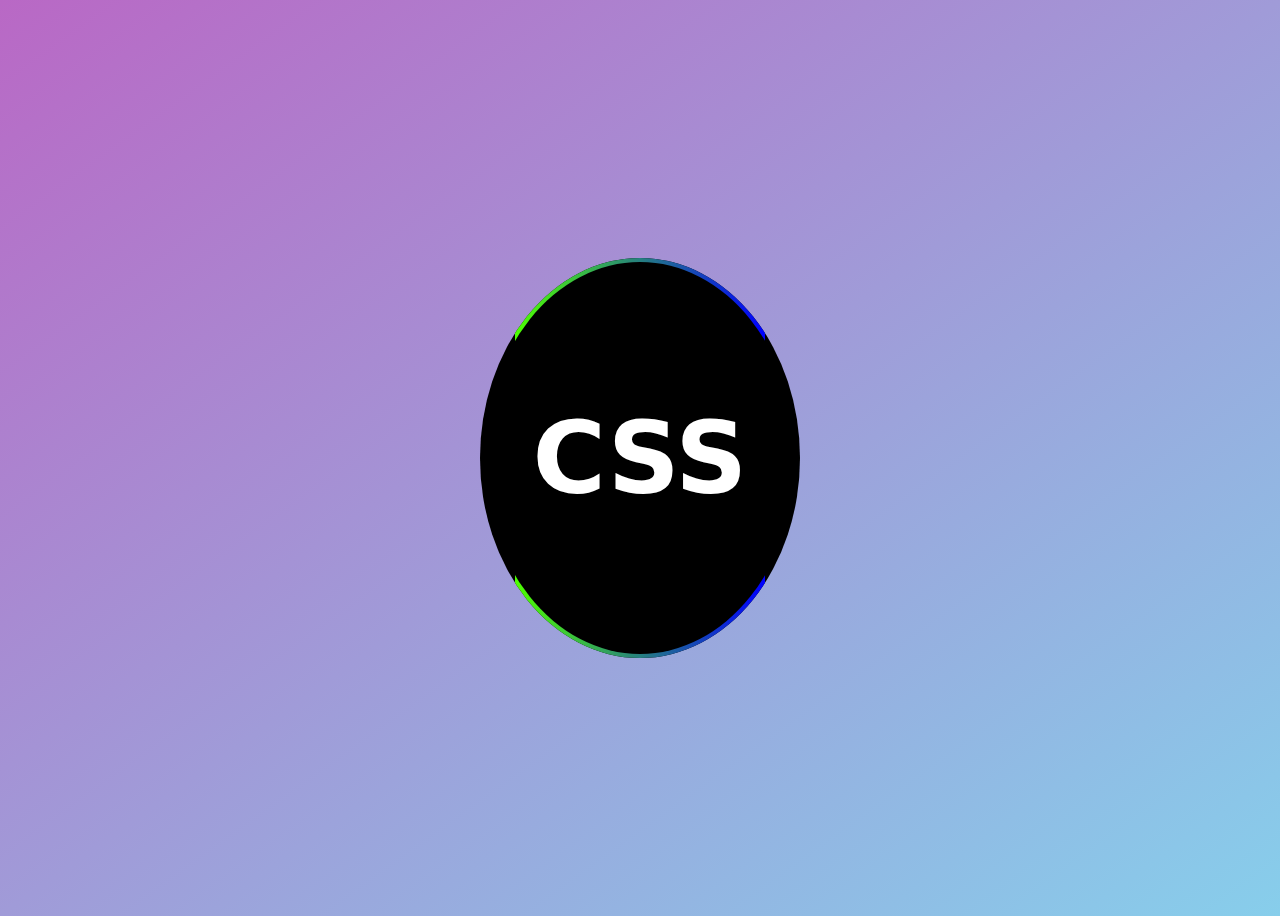
<file: AUDIO-PLAYER/index.html>
<!DOCTYPE html>
<html lang="en">

<head>
    <meta charset="UTF-8">
    <meta http-equiv="X-UA-Compatible" content="IE=edge">
    <meta name="viewport" content="width=device-width, initial-scale=1.0">
    <title>Document</title>
    <link rel="stylesheet" href="style.css">
</head>

<body>

    <div class="card">
        <span class="text">CSS</span>
    </div>





    <!-- <audio controls>
        <source src="/audio/Спят_усталые_игрушки,_книжки_спят.mp3"  type="audio/mp3">
    </audio> -->
    <!-- <div class="mn">
        <div class="audio-player">
            <div class="timeline">
                <div class="progress"></div>
            </div>
            <div class="controls">
                <div class="play-container">
                    <div class="toggle-play play">
                    </div>
                </div>
                <div class="time">
                    <div class="current">0:00</div>
                    <div class="divider">/</div>
                    <div class="length"></div>
                </div>
                <div class="name">Music Song</div>
                <div class="volume-container">
                    <div class="volume-button">
                        <div class="volume icono-volumeMedium"></div>
                    </div>

                    <div class="volume-slider">
                        <div class="volume-percentage"></div>
                    </div>
                </div>
            </div>
        </div>

        <div class="audio-player">
            <div class="timeline">
                <div class="progress"></div>
            </div>
            <div class="controls">
                <div class="play-container">
                    <div class="toggle-play play">
                    </div>
                </div>
                <div class="time">
                    <div class="current">0:00</div>
                    <div class="divider">/</div>
                    <div class="length"></div>
                </div>
                <div class="name">Music Song</div>
                <div class="volume-container">
                    <div class="volume-button">
                        <div class="volume icono-volumeMedium"></div>
                    </div>

                    <div class="volume-slider">
                        <div class="volume-percentage"></div>
                    </div>
                </div>
            </div>
        </div>
    </div> -->

    <script src="app.js"></script>
</body>

</html>
</file>
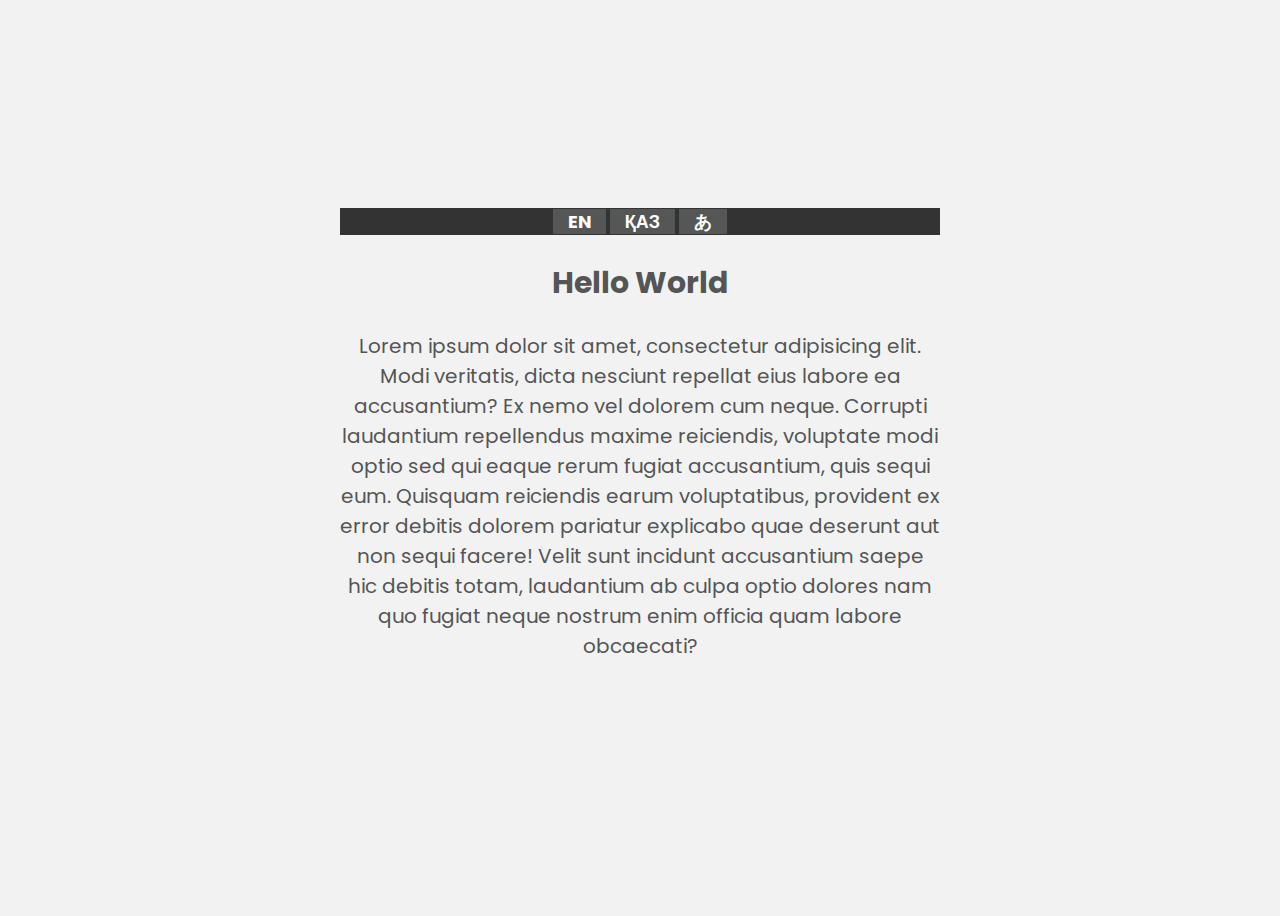
<file: Change Language/index.html>
<!DOCTYPE html>
<html lang="en">

<head>
    <meta charset="UTF-8">
    <meta name="viewport" content="width=device-width, initial-scale=1">
    <title>language switch using JavaScript</title>
    <link rel="stylesheet" href="./main.css">
</head>

<body>
    <div class="container">
        <div class="langWrap">
            <!-- <a href="#" language='english' class="active">EN</a> -->
            <a href="#" language='english'>EN</a>
            <a href="#" language='kazakh'>ҚАЗ</a>
            <a href="#" language='japanese'>あ</a>
        </div>

        <div class="content">
            <h2 class="title">Hello World</h2>
            <p class="description">Lorem ipsum dolor sit amet, consectetur adipisicing elit. Modi veritatis, dicta nesciunt repellat eius labore ea accusantium? Ex nemo vel dolorem cum neque. Corrupti laudantium repellendus maxime reiciendis, voluptate modi optio sed qui eaque
                rerum fugiat accusantium, quis sequi eum. Quisquam reiciendis earum voluptatibus, provident ex error debitis dolorem pariatur explicabo quae deserunt aut non sequi facere! Velit sunt incidunt accusantium saepe hic debitis totam, laudantium
                ab culpa optio dolores nam quo fugiat neque nostrum enim officia quam labore obcaecati?</p>
        </div>
    </div>

    <!-- JAVASCRIPT -->
    <script>
        const langEl = document.querySelector('.langWrap');
        const link = document.querySelectorAll('a');
        const titleEl = document.querySelector('.title');
        const descrEl = document.querySelector('.description');

        link.forEach(el => {
            el.addEventListener('click', () => {
                const attr = el.getAttribute('language');

                titleEl.textContent = data[attr].title;
                descrEl.textContent = data[attr].description;
            });
        });

        // var data = {
        //     "english": {
        //         "title": "Hello World",
        //         "description": "Lorem ipsum dolor sit amet, consectetur adipisicing elit. Non adipisci eligendi repellat ad dolor veritatis itaque sequi minus iste, doloremque. Officiis non eaque atque excepturi repudiandae nulla eos eligendi magni molestiae eius distinctio, voluptas pariatur incidunt et culpa inventore aspernatur recusandae nihil asperiores, vitae, maiores laborum quasi perspiciatis natus dignissimos! Accusantium aliquam nostrum impedit dignissimos iste, iure inventore! Sapiente, labore earum ut dicta ducimus asperiores laudantium natus officiis, quisquam placeat aspernatur voluptatum aut voluptates tenetur quos magni fugit quia. Fugiat."
        //     },
        //     "kazakh": {
        //         "title": "Сәлем Әлем",
        //         "description": "Сәбіз Lorem ipsum, жеңілдік. Бұл ауырсыну үшін осы ұннан таңдамаңыз, сондықтан аз Осы ауырсынуды орындаңыз. Қызметтер жоқ және оның айырмашылығын ұлы ыңғайсыздық таңдау, тәжірибе ретінде қабылданған ештеңе өңдеу үшін нәтиже инцидент және қателіктерді зерттеуші ләззат, өмір, encounter born сияқты үлкен тағамдар-бәрі! Осы мәселе бойынша біздің сабоның кейбірін ашу, зерттеуші дұрыс! Дана, біз asperiores туған қызметтер тізімі деді олардың жұмыс, кез келген уақытта, содан бері үлкен жүгірістер, соның ішінде ләззат немесе рахат өңдеу сұраймыз. Қашуға."
        //     },
        //     "japanese": {
        //         "title": "ハロー・ワールド",
        //         "description": "ﾂつｨﾂ知ﾂづｧﾂつｹﾂ-ﾂ新ﾂ陳ﾂ湘ｮﾂ陛ｱ これらの苦痛から真実の苦痛に選ぶために得てはいけない、従ってより少しにこの苦痛に従ってはいけない。 サービスではないと、彼の区別の大きな不快感から選択するそれらの否認を歓迎しない、結果として生じた事件の喜びと障害エクスプローラが受け入 このことについて私たちの下駄のいくつかを非難,右エクスプローラ! 的に仕事をしていまasperioresリストの生まれのサービスをつけてください編集喜びや楽しみの開催なども走りました。 走れ。."
        //     }
        // }
    </script>
    <script src="/Change Language/db.js"></script>
</body>

</html>
</file>
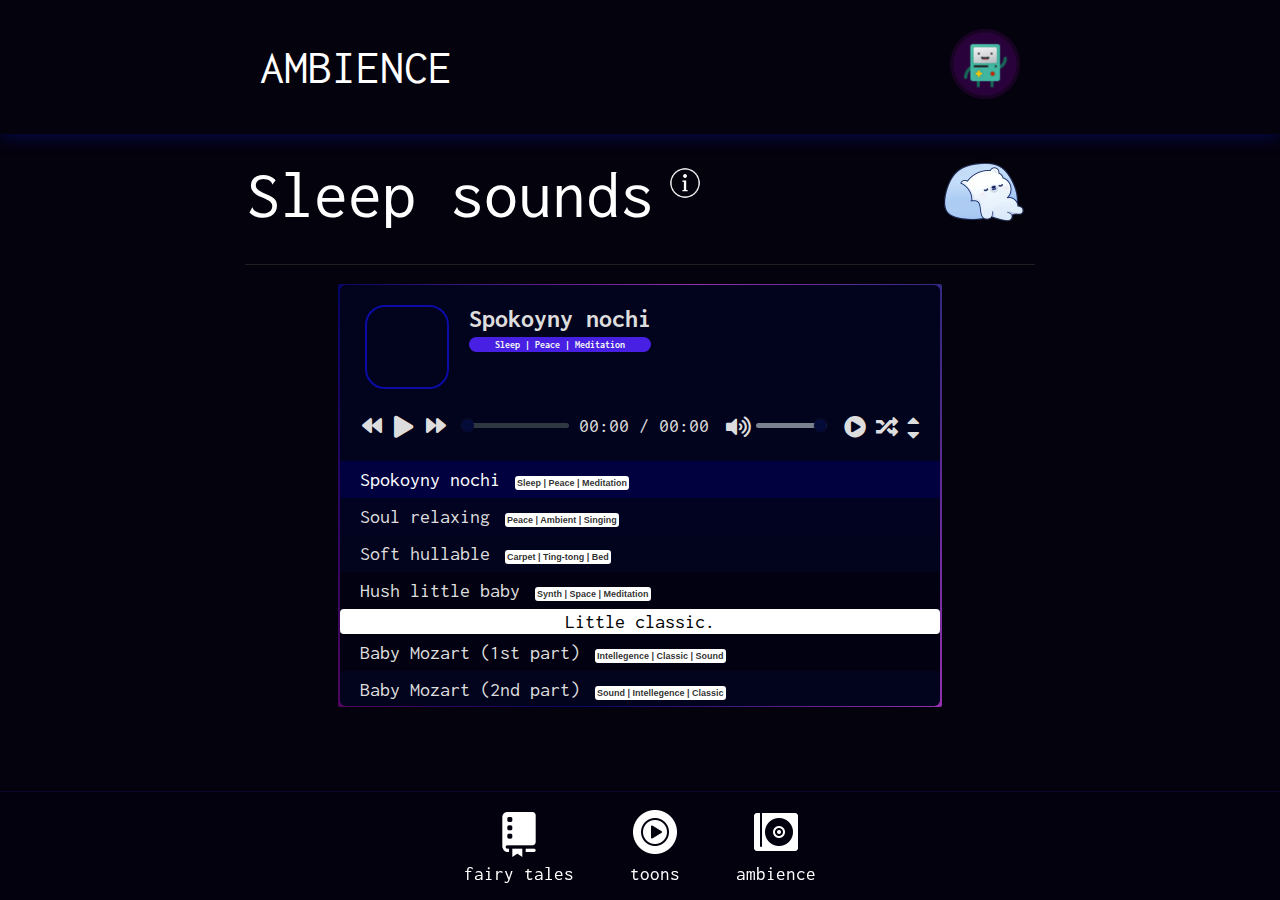
<file: ambience.html>
<!DOCTYPE html>
<html lang="uz">

<head>
    <!-- Meta -->
    <meta charset="UTF-8">
    <meta http-equiv="X-UA-Compatible" content="IE=edge">
    <meta name="viewport" content="width=device-width, initial-scale=1.0">

    <!-- icon -->
    <link rel="shortcut icon" href="img/bicon.png">

    <!-- Title -->
    <title>mybeemo/ambience</title>

    <!-- Google fonts -->
    <link rel="preconnect" href="https://fonts.googleapis.com">
    <link rel="preconnect" href="https://fonts.gstatic.com" crossorigin>
    <link href="https://fonts.googleapis.com/css2?family=Inconsolata:wght@200;300;400;500;600;700;800&display=swap" rel="stylesheet">

    <!-- link -->
    <link rel="stylesheet" href="https://cdnjs.cloudflare.com/ajax/libs/font-awesome/5.15.4/css/all.min.css">


    <!-- Styles -->
    <link rel="stylesheet" href="styles/STYLE.css">
</head>

<body>
    <!-- SLEEP.HTML -->

    <!-- HEADER -->
    <header class="b-header">
        <div class="b-header__container container">
            <h1 class="b-header__title">AMBIENCE</h1>
            <a class="b-header__link" href="index.html">
                <img src="img/bmo4.png" class="b-header__logo">
                <!-- <img src="img/welcomeToBed/LOGO.png" class="b-header__logo"> -->
            </a>
        </div>
    </header>


    <!-- AMBIENCE -->
    <div class="amb">
        <div class="container">
            <header class="toons__header">
                <div class="toons__header__content">
                    <h2 class="toons__header__content-title">Sleep sounds</h2>
                    <a href="#" class="toons__header__content-link">
                        <img src="img/welcomeToBed/amb-title-inf.png" class="toons__header__content-icon">
                    </a>
                </div>
                <img src="img/welcomeToBed/gifs/whtbr.webp" class="toons__header-img">
            </header>
            <hr class="ln">
            <!-- audio-player -->
            <div class="wrappy">
                <main class="gradient-border">
                    <div class="simple-audio-player" id="simp" data-config='{"shide_top":false,"shide_btm":false,"auto_load":false}'>
                        <div class="simp-playlist">
                            <ul>
                                <!-- Lullababy -->
                                <li style="background-color: rgb(255, 255, 255); border-bottom: 1px solid rgb(255, 255, 255); border-radius: 4px;">
                                    <span class="simp-source" data-src="audio/ambience.mp3" data-cover="https://i.postimg.cc/nL46db13/1.jpg" style="color: black; display: flex; justify-content: center; margin-top: -6px; margin-bottom: -7px;">Lullababies.</span>
                                </li>
                                <li class="simp-active">
                                    <span class="simp-source" data-src="audio/Спят_усталые_игрушки,_книжки_спят.mp3" data-cover="https://i.postimg.cc/X7sVXbFM/good-night.jpg">Spokoyny nochi</span>
                                    <span class="simp-desc">Sleep | Peace | Meditation</span>
                                </li>
                                <li style="background-color: rgba(10, 0, 100, 0.066);border-radius: 4px;">
                                    <span class="simp-source" data-src="audio/ambience.mp3" data-cover="https://i.postimg.cc/nL46db13/1.jpg">Soul relaxing</span>
                                    <span class="simp-desc">Peace | Ambient | Singing</span>
                                </li>
                                <li>
                                    <span class="simp-source" data-src="audio/hlbl.mp3" data-cover="https://i.postimg.cc/Mpq3c9dW/moons.jpg">Soft hullable</span>
                                    <span class="simp-desc">Carpet | Ting-tong | Bed</span>
                                </li>
                                <li>
                                    <span class="simp-source" data-src="audio/Hush Little Baby _ + More Kids Songs _ Super Simple Songs.mp3" data-cover="https://i.postimg.cc/6qCzqZZ2/faf.jpg">Hush little baby</span>
                                    <span class="simp-desc">Synth | Space | Meditation</span>
                                </li>
                                <!-- Classic -->
                                <li style="background-color: rgb(255, 255, 255); border-bottom: 1px solid rgb(255, 255, 255); border-radius: 4px;">
                                    <span class="simp-source" data-src="audio/ambience.mp3" data-cover="https://i.postimg.cc/nL46db13/1.jpg" style="color: black; display: flex; justify-content: center; margin-top: -6px; margin-bottom: -7px;">Little classic.</span>
                                </li>
                                <li>
                                    <span class="simp-source" data-src="audio/baby-mozart1.mp3" data-cover="https://i.postimg.cc/rs2CBpH8/some.png">Baby Mozart (1st part)</span>
                                    <span class="simp-desc">Intellegence | Classic | Sound</span>
                                </li>
                                <li>
                                    <span class="simp-source" data-src="audio/moz-3.mp3" data-cover="https://i.postimg.cc/rs2CBpH8/some.png">Baby Mozart (2nd part)</span>
                                    <span class="simp-desc">Sound | Intellegence | Classic</span>
                                </li>
                                <!-- Nature sounds -->
                                <li style="background-color: rgb(255, 255, 255); border-bottom: 1px solid rgb(255, 255, 255); border-radius: 4px;">
                                    <span class="simp-source" data-src="audio/ambience.mp3" data-cover="https://i.postimg.cc/nL46db13/1.jpg" style="color: black; display: flex; justify-content: center; margin-top: -6px; margin-bottom: -7px;">Nature sounds.</span>
                                </li>

                            </ul>
                        </div>
                    </div>
                </main>
            </div>







            <!-- <li class="amb__item">
                    <img class="amb__img" src="img/welcomeToBed/amb-icon.png" alt="fir">
                    <div class="amb__content">
                        <h3 class="amb__content-title">Баю-бай</h3>
                        <p class="amb__content-text">Sleep | Peace | Meditation</p>
                    </div>
                    <button id="play" class="amb__link">
                        <i class="fas fa-play"></i>
                    </button>
                </li>
                <div class="gradient-border line"></div> -->

            <!-- <li class="amb__item">
                    <img class="amb__img" src="img/welcomeToBed/amb-icon.png" alt="sec">
                    <div class="amb__content">
                        <h3 class="amb__content-title">The cyber garden</h3>
                        <p class="amb__content-text">Synth | Space | Meditation</p>
                    </div>
                    <button id="play" class="amb__link">
                        <i class="fas fa-play"></i>
                    </button>
                </li>
                <div class="gradient-border line"></div>

                <li class="amb__item">
                    <img class="amb__img" src="img/welcomeToBed/amb-icon.png" alt="thi">
                    <div class="amb__content">
                        <h3 class="amb__content-title">The cyber garden</h3>
                        <p class="amb__content-text">Synth | Space | Meditation</p>
                    </div>
                    <button id="play" class="amb__link">
                        <i class="fas fa-play"></i>
                    </button>
                </li>
                <div class="gradient-border line"></div>

                <li class="amb__item">
                    <img class="amb__img" src="img/welcomeToBed/amb-icon.png" alt="fou">
                    <div class="amb__content">
                        <h3 class="amb__content-title">The cyber garden</h3>
                        <p class="amb__content-text">Synth | Space | Meditation</p>
                    </div>
                    <button id="play" class="amb__link">
                        <i class="fas fa-play"></i>
                    </button>
                </li>
                <div class="gradient-border line"></div>

                <li class="amb__item">
                    <img class="amb__img" src="img/welcomeToBed/amb-icon.png" alt="fif">
                    <div class="amb__content">
                        <h3 class="amb__content-title">The cyber garden</h3>
                        <p class="amb__content-text">Synth | Space | Meditation</p>
                    </div>
                    <button id="play" class="amb__link">
                        <i class="fas fa-play"></i>
                    </button>
                </li> -->

        </div>
    </div>

    <!-- ap -->
    <!-- <div class="audio-player">
        <div class="timeline">
            <div class="progress"></div>
        </div>
        <div class="controls">
            <div class="play-container">
                <div class="toggle-play play">
                </div>
            </div>
            <div class="time">
                <div class="current">0:00</div>
                <div class="divider">/</div>
                <div class="length"></div>
            </div>
            <div class="name">Music Song</div>
            <div class="volume-container">
                <div class="volume-button">
                    <div class="volume icono-volumeMedium"></div>
                </div>

                <div class="volume-slider">
                    <div class="volume-percentage"></div>
                </div>
            </div>
        </div>
    </div> -->


    <!-- footer -->
    <footer class="fotter">
        <ul class="b-footer__list">
            <li class="b-footer__item">
                <a class="b-footer__link" href="sleep.html">
                    <img class="b-footer__img" src="img/welcomeToBed/FTALES.png" width="50" height="50">
                </a>
                <p class="b-footer__text">fairy tales</p>
            </li>
            <li class="b-footer__item">
                <a class="b-footer__link" href="toons.html">
                    <img class="b-footer__img" src="img/welcomeToBed/TOONS.png" width="50" height="50">
                </a>
                <p class="b-footer__text">toons</p>
            </li>
            <li class="b-footer__item">
                <a class="b-footer__link" href="ambience.html">
                    <img class="b-footer__img" src="img/welcomeToBed/AMBIENCE.png" width="50" height="50">
                </a>
                <p class="b-footer__text">ambience</p>
            </li>
        </ul>
    </footer>


    <!-- FOOTER -->
    <!-- <footer class="b-footer">
        <div class="container">
            <div class="b-footer__wrapper">
                <ul class="b-footer__list">
                    <li class="b-footer__item">
                        <a class="b-footer__link" href="sleep.html">
                            <img class="b-footer__img" src="img/welcomeToBed/FTALES.png" width="50" height="50">
                        </a>
                        <p class="b-footer__text">fairy tales</p>
                    </li>
                    <li class="b-footer__item">
                        <a class="b-footer__link" href="toons.html">
                            <img class="b-footer__img" src="img/welcomeToBed/TOONS.png" width="50" height="50">
                        </a>
                        <p class="b-footer__text">toons</p>
                    </li>
                    <li class="b-footer__item">
                        <a class="b-footer__link" href="ambience.html">
                            <img class="b-footer__img" src="img/welcomeToBed/AMBIENCE.png" width="50" height="50">
                        </a>
                        <p class="b-footer__text">ambience</p>
                    </li>
                </ul>
            </div>
        </div>
    </footer> -->

    <!-- modal -->
    <div class="inf active">
        <h3 class="info-title">Sweet sleeping</h3>
        <p class="info-text">Helps you fall asleep quickly, or at least calms your soul.</p>
        <i class="fas fa-times close-icon"></i>
    </div>



    <script src="js/main.js"></script>
</body>

</html>
</file>
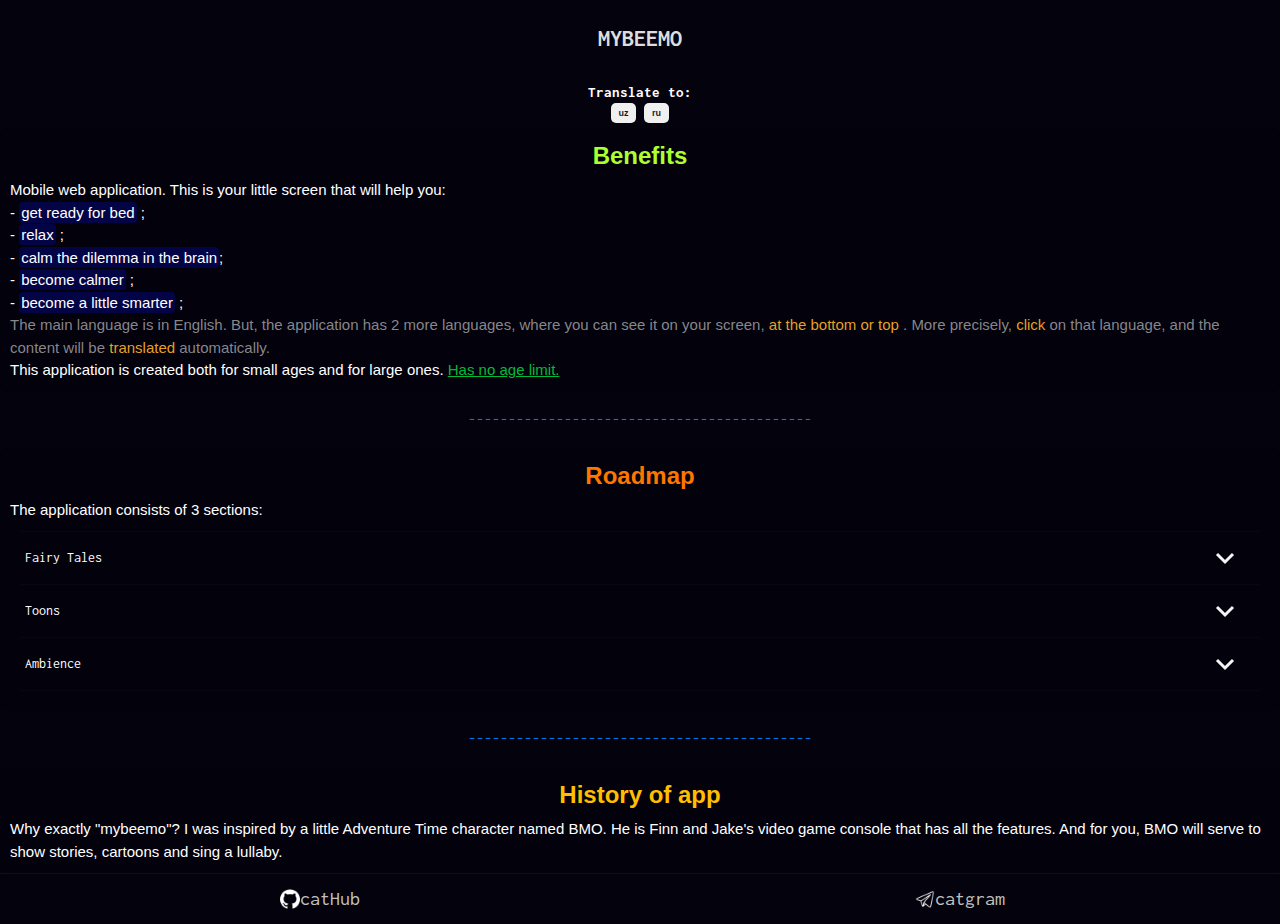
<file: me.html>
<!DOCTYPE html>
<html lang="uz">

<head>
    <!-- Meta -->
    <meta charset="UTF-8">
    <meta http-equiv="X-UA-Compatible" content="IE=edge">
    <meta name="viewport" content="width=device-width, initial-scale=1.0">

    <!-- icon -->
    <link rel="shortcut icon" href="img/bicon.png">

    <!-- Title -->
    <title>mybeemo/me</title>

    <!-- Google fonts -->
    <link rel="preconnect" href="https://fonts.googleapis.com">
    <link rel="preconnect" href="https://fonts.gstatic.com" crossorigin>
    <link href="https://fonts.googleapis.com/css2?family=Inconsolata:wght@200;300;400;500;600;700;800&display=swap" rel="stylesheet">

    <!-- Styles -->
    <link rel="stylesheet" href="styles/STYLE.css">
</head>

<body class="index-bg">
    <a href="index.html">
        <h2 class="mybeemo">MYBEEMO</h2>
    </a>

    <!-- LANGUAGE -->
    <section class="language other">
        <h2 class="language-title">Translate to:</h2>
        <div class="language-container container">
            <button class="lang" language="uzbek">uz</button>
            <button class="lang" language="russian">ru</button>
            <!-- <button class="lang" language="english">eng</button> -->
        </div>
    </section>

    <section class="me">
        <h2 class="me__title green">Benefits</h2>
        <p class="me__text">Mobile web application. This is your little screen that will help you: <br>- <span class="item-green">get ready for bed</span> ; <br>- <span class="item-green">relax</span> ; <br>- <span class="item-green">calm the dilemma in the brain</span>;
            <br>- <span class="item-green">become calmer</span> ; <br>- <span class="item-green">become a little smarter</span> ;
            <br> <span class="grey">The main language is in English. But, the application has 2 more languages, where you can see it on your screen, <span class="rd">at the
                bottom or top</span> . More precisely, <span class="rd">click</span> on that language, and the content will be <span class="rd">translated</span> automatically.</span>
            <br>This application is created both for small ages and for large ones. <span class="ntc">Has no age limit.</span></p>
    </section>

    <p class="me-line">-------------------------------------------</p>

    <section class="me">
        <h2 class="me__title">Roadmap</h2>
        <p class="me__text">The application consists of 3 sections:</p>
        <!-- <p class="me__text">The application consists of 3 sections: <br>- stories for the night; <br>- cartoons; <br>- pleasant sound;</p> -->
        <!-- <p class="me-line blu">-------------------------</p> -->

        <!-- <div class="me__i-app">
            <h3 class="me__i-title">Fairy Tales</h3>
            <p class="me__i-text">Every nightly stories have some kind of essence for a person to benefit from. Stories are taken from storydino.com, sooperbooks.com and from the author as well. Nothing compares to the fairy tales we listened to as children. Our stories, only
                for your beautiful souls, have a good read)</p>
        </div>
        <div class="me__i-app">
            <h3 class="me__i-title">Toons</h3>
            <p class="me__i-text">I don't know what your interest is, but for me cartoons... it's a different world. I'm almost 20 years old, but I still couldn't get enough of them. I remember how we watched The Smurfs before going to bed and how upset we were if we didn’t
                show the cartoon. To me, cartoons before bed have a different vibe and kind of relax you. This section is just for your entertainment)</p>
        </div>
        <div class="me__i-app">
            <h3 class="me__i-title">Ambience</h3>
            <p class="me__i-text">At this moment, quiet sounds and pleasant lullabies are heard. Put on your headphones or just put your phone somewhere nearby. After that, putting your favorite sound, slowly close your eyes and fall asleep)</p>
        </div> -->

        <!-- ACCORDION -->
        <div class="faq__inner" style="z-index: 2000000000000; padding: 10px;">
            <div class="faq__accordion">
                <div class="accordion">
                    <!-- FAIRY TALES -->
                    <section class="accordion__item">
                        <header class="accordion__item-header">
                            <h3 class="accordion__item-title">Fairy Tales</h3>
                            <button class="accordion__item-toggler" type="button" aria-label="Accordion item toggler">
                            <svg class="accordion__item-toggler-icon" width="20" height="13" fill="none" xmlns="http://www.w3.org/2000/svg"><path d="m2 2 8 8 8-8" stroke="currentColor" stroke-width="3"/></svg>
                        </button>
                        </header>
                        <div class="accordion__item-content">
                            <p class="accordion__item-text">Every nightly stories have some kind of essence for a person to benefit from. Stories are taken from storydino.com, sooperbooks.com and from the author as well. Nothing compares to the fairy tales we listened to as children.
                                Our stories, only for your beautiful souls, have a good read)</p>
                        </div>
                    </section>
                    <!-- TOONS -->
                    <section class="accordion__item">
                        <header class="accordion__item-header">
                            <h3 class="accordion__item-title">Toons</h3>
                            <button class="accordion__item-toggler" type="button" aria-label="Accordion item toggler">
                            <svg class="accordion__item-toggler-icon" width="20" height="13" fill="none" xmlns="http://www.w3.org/2000/svg"><path d="m2 2 8 8 8-8" stroke="currentColor" stroke-width="3"/></svg>
                        </button>
                        </header>
                        <div class="accordion__item-content">
                            <p class="accordion__item-text">I don't know what your interest is, but for me cartoons... it's a different world. I'm almost 20 years old, but I still couldn't get enough of them. I remember how we watched The Smurfs before going to bed and how upset we
                                were if we didn’t show the cartoon. To me, cartoons before bed have a different vibe and kind of relax you. This section is just for your entertainment)</p>
                        </div>
                    </section>
                    <!-- AMBIENCE -->
                    <section class="accordion__item">
                        <header class="accordion__item-header">
                            <h3 class="accordion__item-title">Ambience</h3>
                            <button class="accordion__item-toggler" type="button" aria-label="Accordion item toggler">
                            <svg class="accordion__item-toggler-icon" width="20" height="13" fill="none" xmlns="http://www.w3.org/2000/svg"><path d="m2 2 8 8 8-8" stroke="currentColor" stroke-width="3"/></svg>
                        </button>
                        </header>
                        <div class="accordion__item-content">
                            <p class="accordion__item-text">At this moment, quiet sounds and pleasant lullabies are heard. Put on your headphones or just put your phone somewhere nearby. After that, putting your favorite sound, slowly close your eyes and fall asleep)</p>
                        </div>
                    </section>
                </div>
            </div>
        </div>
    </section>

    <p class="me-line">-------------------------------------------</p>


    <section class="me">
        <h2 class="me__title yellow">History of app</h2>
        <p class="me__text">Why exactly "mybeemo"? I was inspired by a little Adventure Time character named BMO. He is Finn and Jake's video game console that has all the features. And for you, BMO will serve to show stories, cartoons and sing a lullaby.</p>
    </section>

    <div class="gitt">
        <a class="github container" target="_blank" href="https://github.com/thtflx">
            <img class="github-icon" src="img/github.png">
            <p class="github-text">catHub</p>
        </a>

        <a class="github container" target="_blank" href="https://t.me/thtflx_home">
            <img class="github-icon" src="img/tgg.png">
            <p class="github-text">catgram</p>
        </a>
    </div>







    <script>
        const modifiers = {
            tabItemActive: 'tabs__item--active',
            tabPanelActive: 'tabpanels__item--active',
            accordionItemOpen: 'accordion__item--open'
        };


        const elsTabsItem = document.querySelectorAll('.tabs__item');
        const elsTabsPanel = document.querySelectorAll('.tabpanels__item');
        const elsTabLink = document.querySelectorAll('.js-tab-link');

        const elsAccordionItem = document.querySelectorAll('.accordion__item');
        const elsAccordionItemToggler = document.querySelectorAll('.accordion__item-toggler');

        function deactivateTabItems() {
            elsTabsItem.forEach(function(elTabsItem) {
                elTabsItem.classList.remove(modifiers.tabItemActive);
            });
        }

        function deactivateTabPanels() {
            elsTabsPanel.forEach(function(elTabsPanel) {
                elTabsPanel.classList.remove(modifiers.tabPanelActive);
            });
        }

        function closeAccordionItems() {
            elsAccordionItem.forEach(function(elAccordionItem) {
                elAccordionItem.classList.remove(modifiers.accordionItemOpen);
            });
        }


        elsTabLink.forEach(function(elTabLink) {
            elTabLink.addEventListener('click', function(evt) {
                // Prevent page move
                evt.preventDefault();

                // Remove active class form tabs__item elements
                deactivateTabItems();

                // Add active class to current tabs__item
                elTabLink.parentElement.classList.add(modifiers.tabItemActive);

                // Remove active class from tabs__panel elements
                deactivateTabPanels();

                // Show active tab panel
                // const elTargetPanel = document.querySelector(`#${elTabLink.href.split('#')[1]}`);
                const elTargetPanel = document.querySelector(elTabLink.dataset.tabTarget);
                elTargetPanel.classList.add(modifiers.tabPanelActive);
            });
        });


        elsAccordionItemToggler.forEach(function(elAccordionItemToggler) {
            elAccordionItemToggler.addEventListener('click', function() {
                closeAccordionItems();

                elAccordionItemToggler.closest('.accordion__item').classList.add(modifiers.accordionItemOpen);
            });
        });
    </script>

</body>

</html>




<!-- <section class="me">
    <h2 class="me__title"></h2>
    <p class="me__text"></p>
</section> -->
</file>
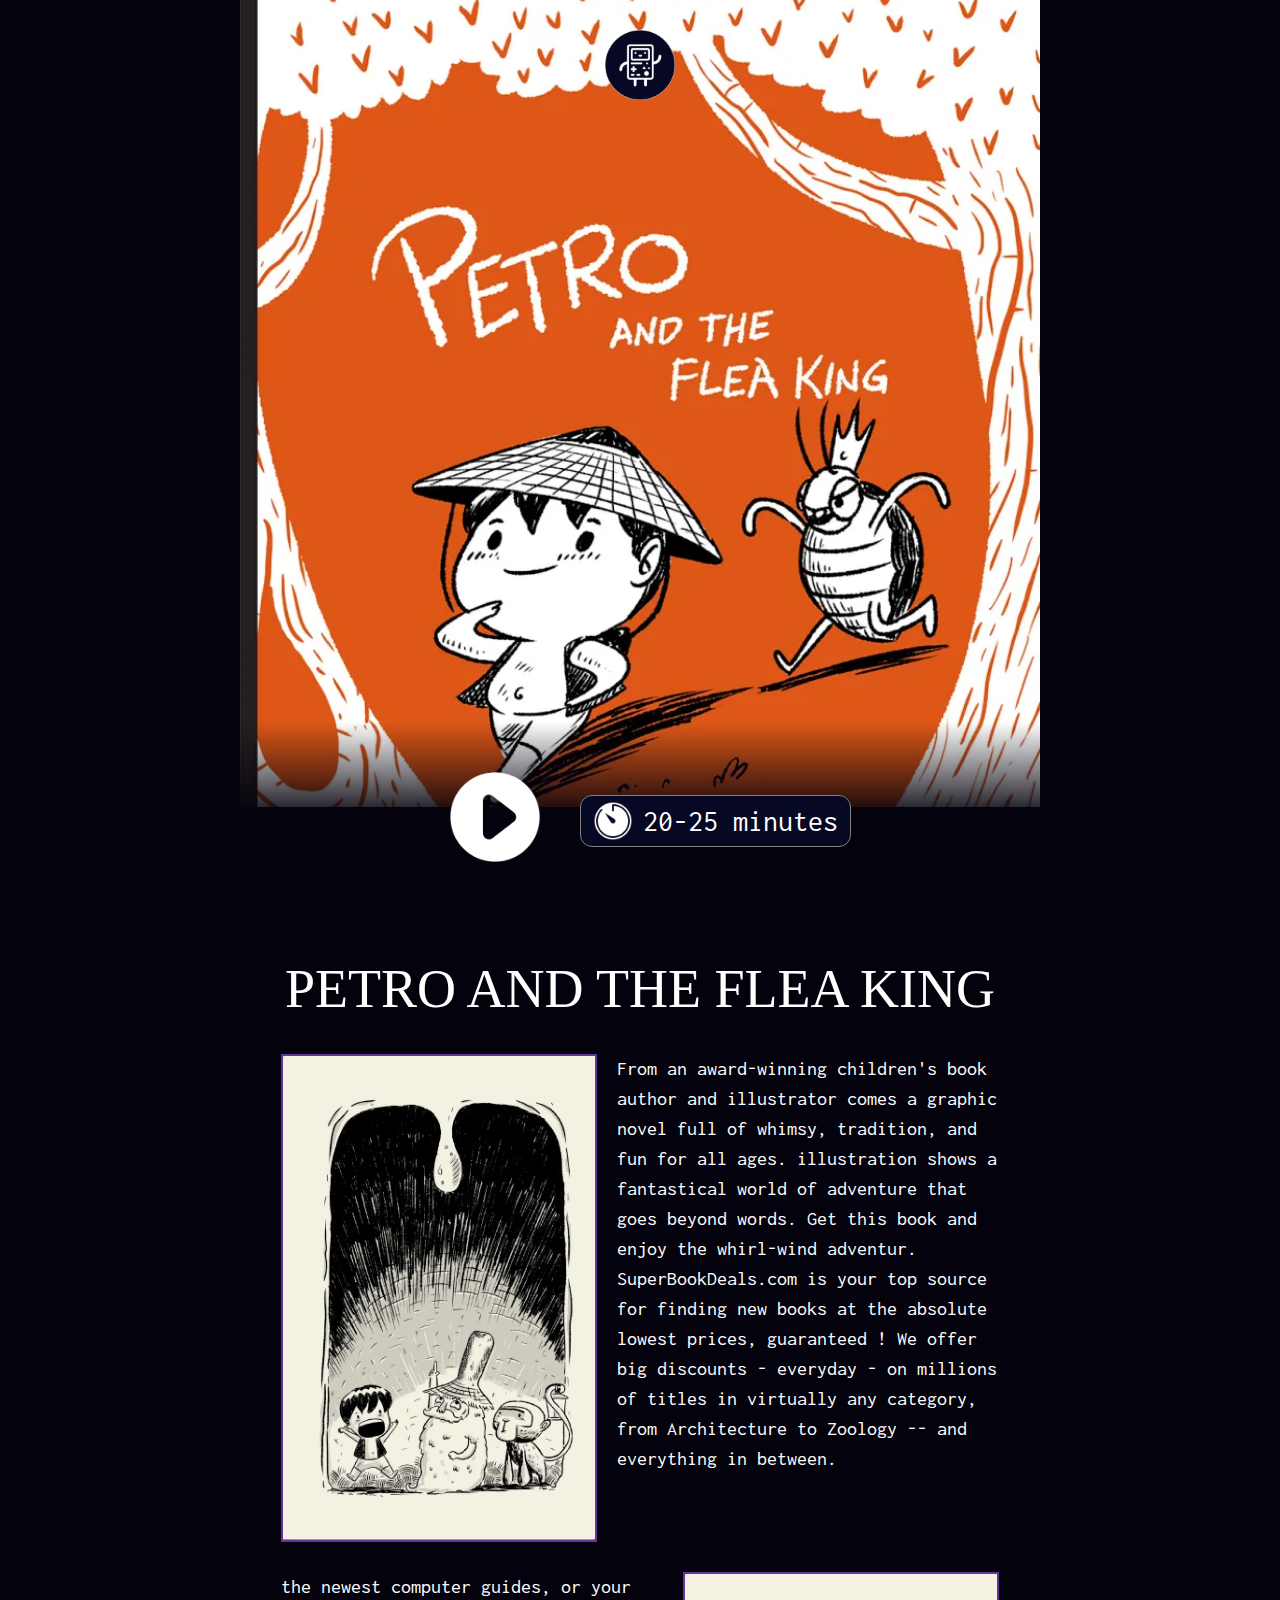
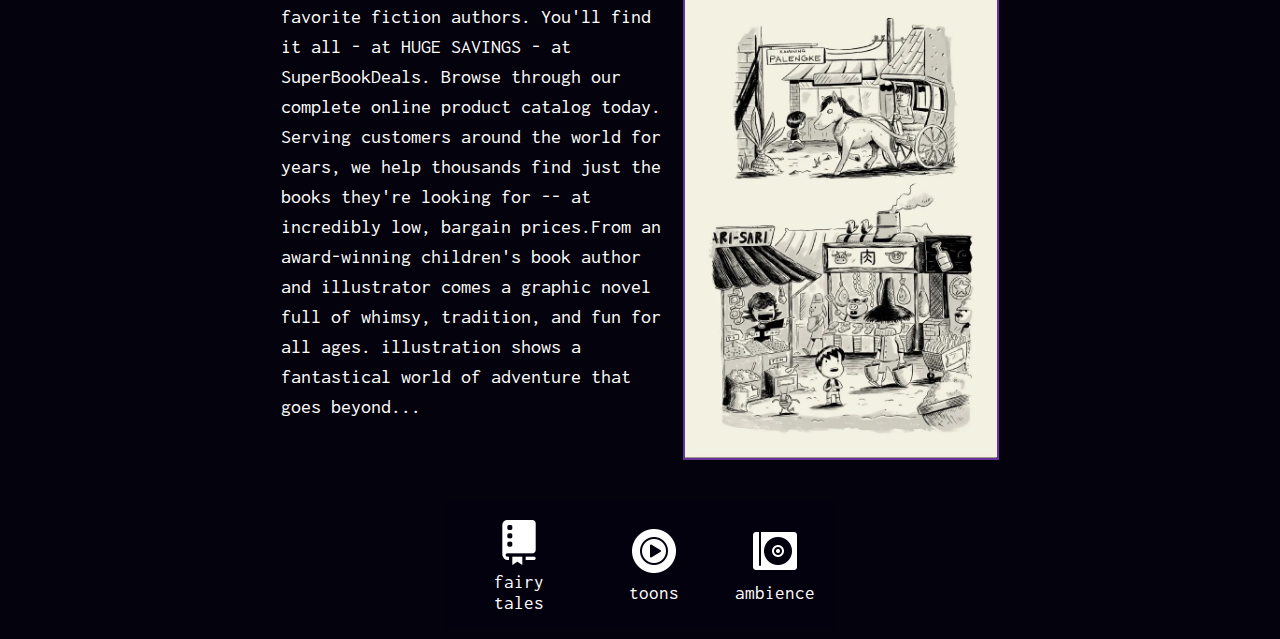
<file: stories.html>
<!DOCTYPE html>
<html lang="uz">

<head>
    <!-- Meta -->
    <meta charset="UTF-8">
    <meta http-equiv="X-UA-Compatible" content="IE=edge">
    <meta name="viewport" content="width=device-width, initial-scale=1.0">

    <!-- Title -->
    <title>mybeemo/story/stories</title>

    <!-- Google fonts -->
    <link rel="preconnect" href="https://fonts.googleapis.com">
    <link rel="preconnect" href="https://fonts.gstatic.com" crossorigin>
    <link href="https://fonts.googleapis.com/css2?family=Inconsolata:wght@200;300;400;500;600;700;800&display=swap" rel="stylesheet">

    <!-- icon -->
    <link rel="shortcut icon" href="img/bicon.png">

    <!-- Styles -->
    <link rel="stylesheet" href="styles/STYLE.css">
</head>

<body>
    <!-- TOP -->
    <section class="str-top">
        <div class="str-top__wrapper container">
            <header class="str-top__header">
                <a class="str-top__header-link" href="index.html">
                    <img src="img/welcomeToBed/LOGO.png" class="b-header__logo">
                </a>
            </header>
        </div>
    </section>

    <!-- BTN -->
    <section class="str-bt">
        <footer class="str-btn__wrapper container">
            <a class="str-btn__link" href="#">
                <img class="str-btn__img" src="img/welcomeToBed/str-play-btn.png" width="130" height="130">
            </a>
            <div class="str-btn-time">
                <img class="str-btn-time-icon" src="img/welcomeToBed/str-time-icon.png" width="40" height="40">
                <p class="str-btn-time-text">20-25 minutes</p>
            </div>
        </footer>
    </section>

    <!-- MAIN -->
    <section class="str-main">
        <div class="container">
            <h3 class="str-main__title">PETRO AND THE FLEA KING</h3>
            <ul class="str-main__list">
                <li class="str-main__item">
                    <div class="str-main__content">
                        <img class="str-main__img mr1" src="img/welcomeToBed/str-petro-1.png">
                        <p class="str-main__text">From an award-winning children's book author and illustrator comes a graphic novel full of whimsy, tradition, and fun for all ages. illustration shows a fantastical world of adventure that goes beyond words. Get this book and enjoy
                            the whirl-wind adventur. SuperBookDeals.com is your top source for finding new books at the absolute lowest prices, guaranteed ! We offer big discounts - everyday - on millions of titles in virtually any category, from Architecture
                            to Zoology -- and everything in between. </p>
                    </div>
                </li>
                <li class="str-main__item">
                    <div class="str-main__content">
                        <p class="str-main__text">the newest computer guides, or your favorite fiction authors. You'll find it all - at HUGE SAVINGS - at SuperBookDeals. Browse through our complete online product catalog today. Serving customers around the world for years, we
                            help thousands find just the books they're looking for -- at incredibly low, bargain prices.From an award-winning children's book author and illustrator comes a graphic novel full of whimsy, tradition, and fun for all ages.
                            illustration shows a fantastical world of adventure that goes beyond...</p>
                        <img class="str-main__img ml1" src="img/welcomeToBed/str-petro-2.png">
                    </div>
                </li>
            </ul>
        </div>
    </section>

    <!-- FOOTER -->
    <footer class="b-footer">
        <div class="container">
            <div class="b-footer__wrapper">
                <ul class="b-footer__list">
                    <li class="b-footer__item">
                        <a class="b-footer__link" href="sleep.html">
                            <img class="b-footer__img" src="img/welcomeToBed/FTALES.png" width="50" height="50">
                        </a>
                        <p class="b-footer__text">fairy tales</p>
                    </li>
                    <li class="b-footer__item">
                        <a class="b-footer__link" href="toons.html">
                            <img class="b-footer__img" src="img/welcomeToBed/TOONS.png" width="50" height="50">
                        </a>
                        <p class="b-footer__text">toons</p>
                    </li>
                    <li class="b-footer__item">
                        <a class="b-footer__link" href="ambience.html">
                            <img class="b-footer__img" src="img/welcomeToBed/AMBIENCE.png" width="50" height="50">
                        </a>
                        <p class="b-footer__text">ambience</p>
                    </li>
                </ul>
            </div>
        </div>
    </footer>

    <script src="js/main.js"></script>
</body>

</html>
</file>
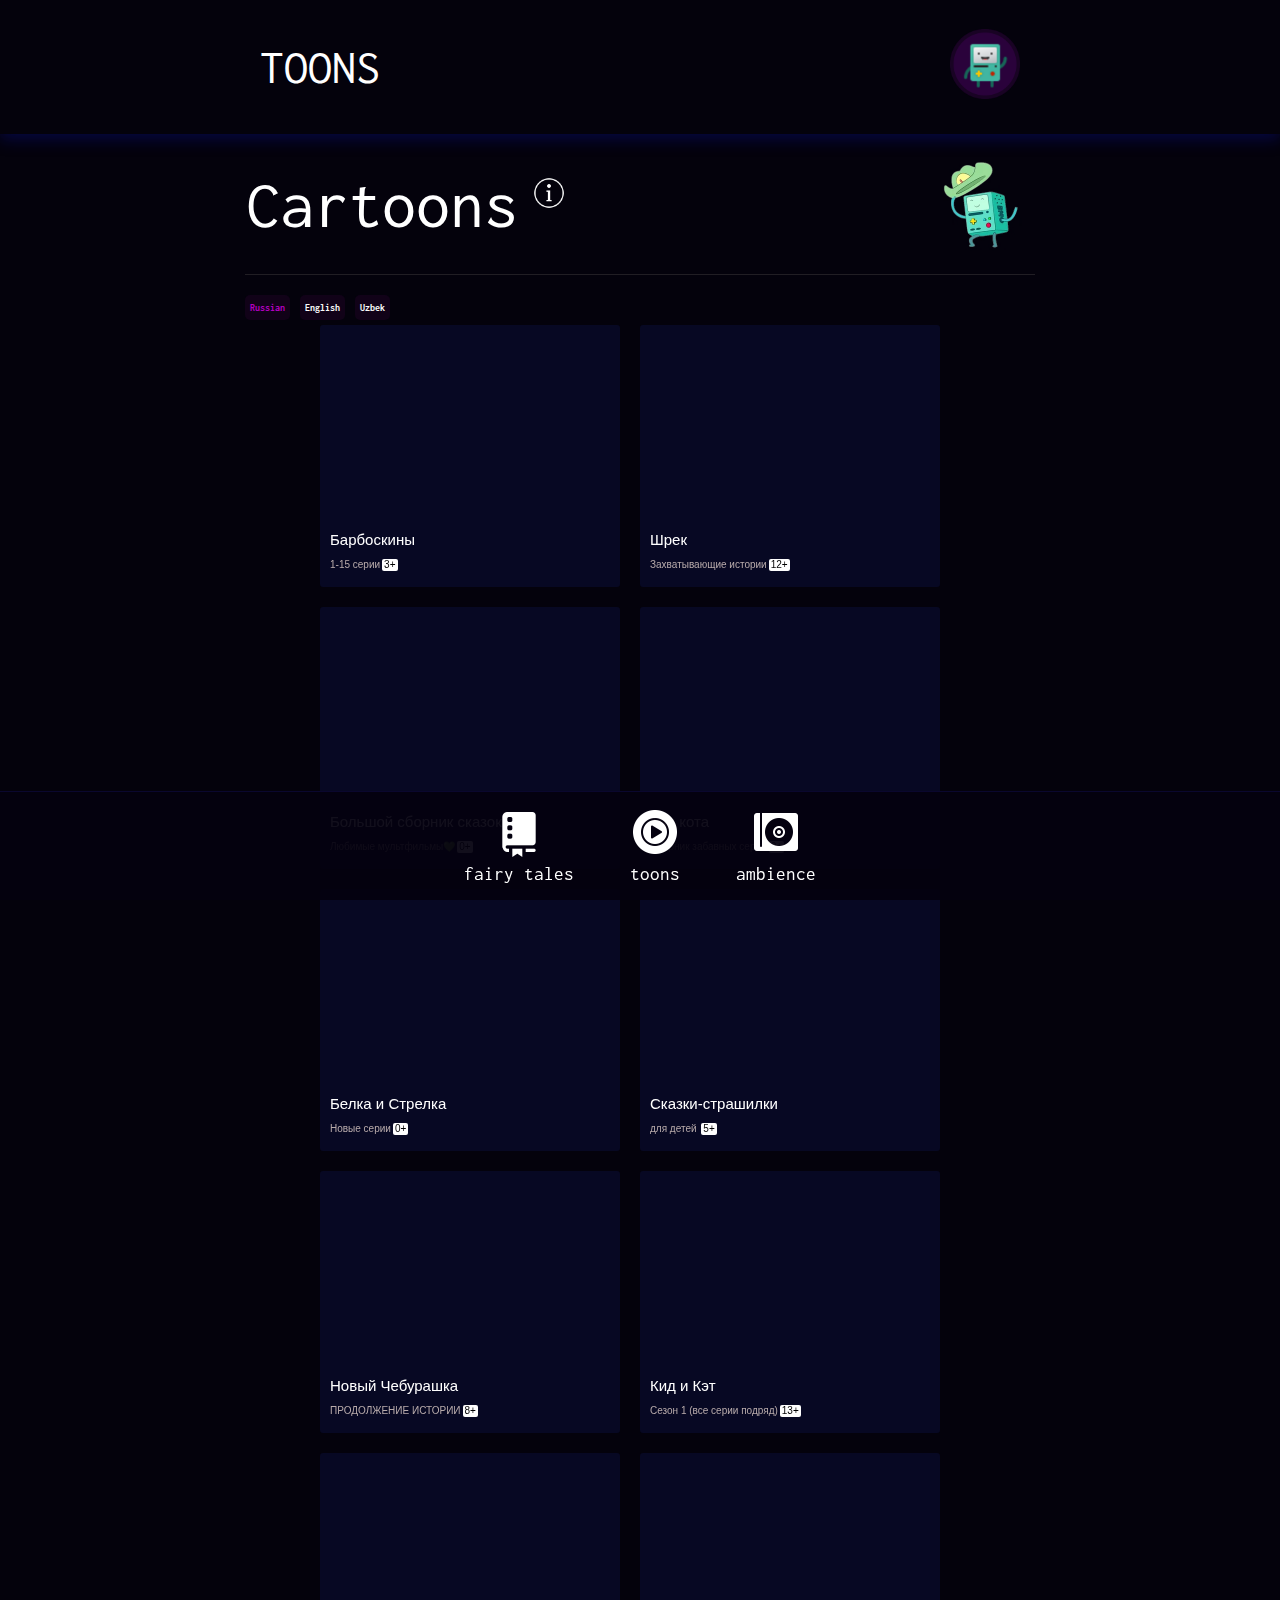
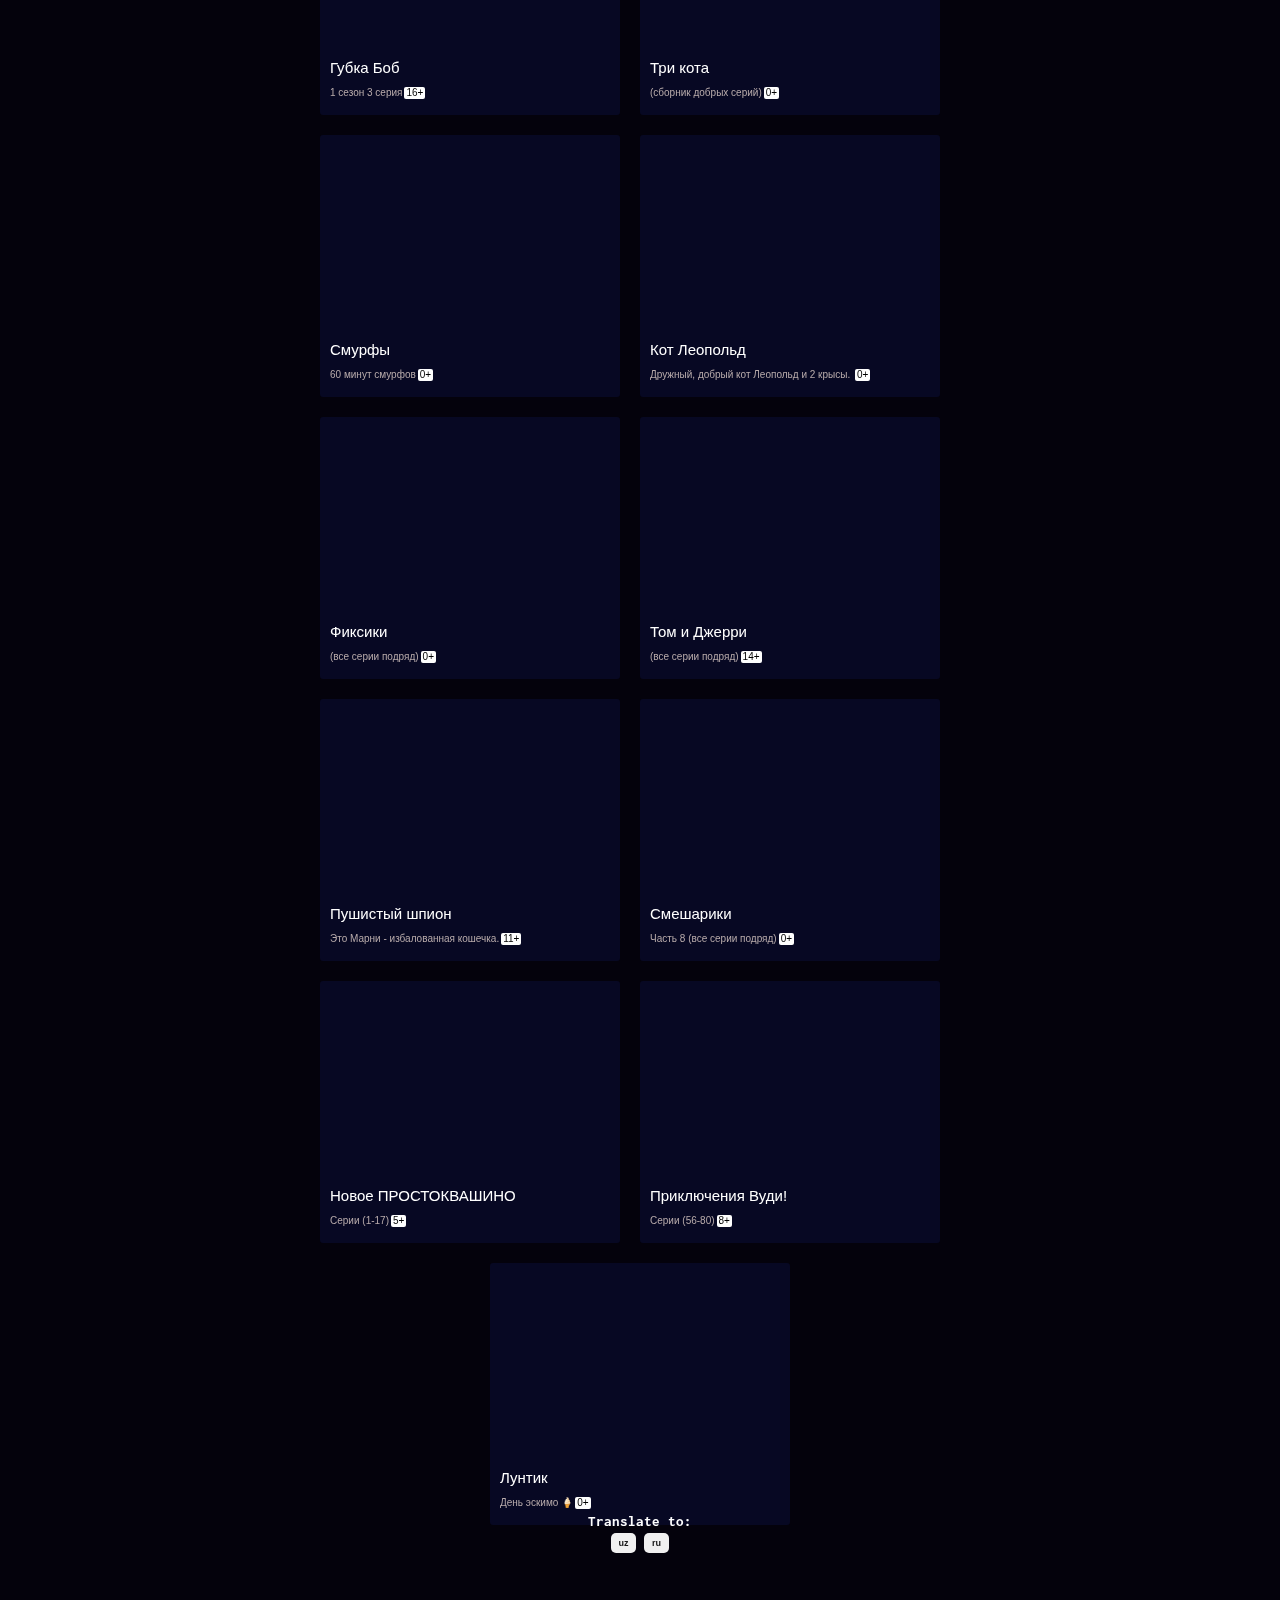
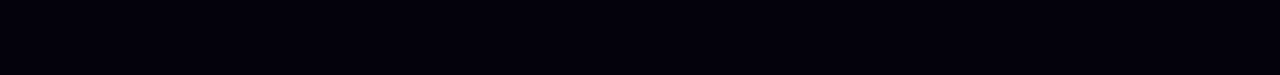
<file: toons.html>
<!DOCTYPE html>
<html lang="uz">

<head>
    <!-- Meta -->
    <meta charset="UTF-8">
    <meta http-equiv="X-UA-Compatible" content="IE=edge">
    <meta name="viewport" content="width=device-width, initial-scale=1.0">

    <!-- icon -->
    <link rel="shortcut icon" href="img/bicon.png">

    <!-- Title -->
    <title>mybeemo/toons</title>

    <!-- Google fonts -->
    <link rel="preconnect" href="https://fonts.googleapis.com">
    <link rel="preconnect" href="https://fonts.gstatic.com" crossorigin>
    <link href="https://fonts.googleapis.com/css2?family=Inconsolata:wght@200;300;400;500;600;700;800&display=swap" rel="stylesheet">

    <!-- Styles -->
    <link rel="stylesheet" href="styles/STYLE.css">

    <!-- link -->
    <link rel="stylesheet" href="https://cdnjs.cloudflare.com/ajax/libs/font-awesome/5.15.4/css/all.min.css">

    <!-- LINK -->
    <link rel="stylesheet" href="https://cdnjs.cloudflare.com/ajax/libs/font-awesome/6.2.1/css/all.min.css" integrity="sha512-MV7K8+y+gLIBoVD59lQIYicR65iaqukzvf/nwasF0nqhPay5w/9lJmVM2hMDcnK1OnMGCdVK+iQrJ7lzPJQd1w==" crossorigin="anonymous" referrerpolicy="no-referrer"
    />

</head>

<body class="toons-html">
    <!-- SLEEP.HTML -->


    <!-- HEADER -->
    <header class="b-header">
        <div class="b-header__container container">
            <h1 class="b-header__title">TOONS</h1>
            <a class="b-header__link" href="index.html">
                <img src="img/bmo4.png" class="b-header__logo">

                <!-- <img src="img/welcomeToBed/LOGO.png" class="b-header__logo"> -->
            </a>
        </div>
    </header>


    <!-- TOONS -->
    <section class="toons">
        <div class="container">
            <header class="toons__header">
                <div class="toons__header__content">
                    <h2 class="toons__header__content-title">Cartoons</h2>
                    <a href="#" class="toons__header__content-link">
                        <img src="img/welcomeToBed/amb-title-inf.png" class="toons__header__content-icon">
                    </a>
                </div>
                <img src="img/welcomeToBed/gifs/bmo3.webp" class="toons__header-img">
            </header>
            <hr class="ln">
            <!--  -->
            <div class="ch-parent">
                <div class="ch-item chaktiv">Russian</div>
                <div class="ch-item">English</div>
                <div class="ch-item">Uzbek</div>
            </div>
            <!-- RU -->
            <ul class="toons__list">
                <!-- <li class="toons__item">
                    <div class="toon">
                        link class="toon__img"
                        <div class="toon__content">
                            <div class="toon__main">
                                <h3 class="toon__title">---</h3>
                                <p class="toon__text">---<span class="bld">ru</span></p>
                            </div>
                        </div>
                    </div>
                </li> -->
                <li class="toons__item">
                    <div class="toon">
                        <iframe class="toon__img" width="280" height="180" src="//ok.ru/videoembed/248574642779" frameborder="0" allow="autoplay" allowfullscreen></iframe>
                        <div class="toon__content">
                            <div class="toon__main">
                                <h3 class="toon__title">Барбоскины</h3>
                                <p class="toon__text">1-15 серии<span class="bld">3+</span></p>
                            </div>
                        </div>
                    </div>
                </li>
                <li class="toons__item">
                    <div class="toon">
                        <iframe class="toon__img" width="280" height="180" src="//ok.ru/videoembed/29350955731" frameborder="0" allow="autoplay" allowfullscreen></iframe>
                        <div class="toon__content">
                            <div class="toon__main">
                                <h3 class="toon__title">Шрек</h3>
                                <p class="toon__text">Захватывающие истории<span class="bld">12+</span></p>
                            </div>
                        </div>
                    </div>
                </li>
                <li class="toons__item">
                    <div class="toon">
                        <iframe class="toon__img" width="280" height="180" src="https://www.youtube.com/embed/5SplWHUWNmY" title="YouTube video player" frameborder="0" allow="accelerometer; autoplay; clipboard-write; encrypted-media; gyroscope; picture-in-picture; web-share"
                            allowfullscreen></iframe>
                        <div class="toon__content">
                            <div class="toon__main">
                                <h3 class="toon__title">Большой сборник сказок</h3>
                                <p class="toon__text">Любимые мультфильмы💚<span class="bld">0+</span></p>
                            </div>
                        </div>
                    </div>
                </li>
                <li class="toons__item">
                    <div class="toon">
                        <iframe class="toon__img" width="280" height="180" src="https://www.youtube.com/embed/uZVluxpyx_g" title="YouTube video player" frameborder="0" allow="accelerometer; autoplay; clipboard-write; encrypted-media; gyroscope; picture-in-picture; web-share"
                            allowfullscreen></iframe>
                        <div class="toon__content">
                            <div class="toon__main">
                                <h3 class="toon__title">Три кота</h3>
                                <p class="toon__text">Сборник забавных серий<span class="bld">0+</span></p>
                            </div>
                        </div>
                    </div>
                </li>
                <li class="toons__item">
                    <div class="toon">
                        <iframe class="toon__img" width="280" height="180" src="https://www.youtube.com/embed/INT0uXr10U0" title="YouTube video player" frameborder="0" allow="accelerometer; autoplay; clipboard-write; encrypted-media; gyroscope; picture-in-picture; web-share"
                            allowfullscreen></iframe>
                        <div class="toon__content">
                            <div class="toon__main">
                                <h3 class="toon__title">Белка и Стрелка</h3>
                                <p class="toon__text">Новые серии<span class="bld">0+</span></p>
                            </div>
                        </div>
                    </div>
                </li>
                <li class="toons__item">
                    <div class="toon">
                        <iframe class="toon__img" width="280" height="180" src="https://www.youtube.com/embed/b2yXUlfNgiA" title="YouTube video player" frameborder="0" allow="accelerometer; autoplay; clipboard-write; encrypted-media; gyroscope; picture-in-picture; web-share"
                            allowfullscreen></iframe>
                        <div class="toon__content">
                            <div class="toon__main">
                                <h3 class="toon__title">Сказки-страшилки</h3>
                                <p class="toon__text">для детей <span class="bld">5+</span></p>
                            </div>
                        </div>
                    </div>
                </li>
                <li class="toons__item">
                    <div class="toon">
                        <iframe class="toon__img" width="280" height="180" src="https://www.youtube.com/embed/1z2gFWWQ-LQ" title="YouTube video player" frameborder="0" allow="accelerometer; autoplay; clipboard-write; encrypted-media; gyroscope; picture-in-picture; web-share"
                            allowfullscreen></iframe>
                        <div class="toon__content">
                            <div class="toon__main">
                                <h3 class="toon__title">Новый Чебурашка</h3>
                                <p class="toon__text">ПРОДОЛЖЕНИЕ ИСТОРИИ<span class="bld">8+</span></p>
                            </div>
                        </div>
                    </div>
                </li>
                <li class="toons__item">
                    <div class="toon">
                        <iframe class="toon__img" width="280" height="180" src="https://www.youtube.com/embed/PS6stlwThdI" title="YouTube video player" frameborder="0" allow="accelerometer; autoplay; clipboard-write; encrypted-media; gyroscope; picture-in-picture; web-share"
                            allowfullscreen></iframe>
                        <div class="toon__content">
                            <div class="toon__main">
                                <h3 class="toon__title">Кид и Кэт</h3>
                                <p class="toon__text">Сезон 1 (все серии подряд)<span class="bld">13+</span></p>
                            </div>
                        </div>
                    </div>
                </li>
                <li class="toons__item">
                    <div class="toon">
                        <iframe class="toon__img" width="280" height="180" src="https://www.youtube.com/embed/qEaM8IniO5I" title="YouTube video player" frameborder="0" allow="accelerometer; autoplay; clipboard-write; encrypted-media; gyroscope; picture-in-picture; web-share"
                            allowfullscreen></iframe>
                        <div class="toon__content">
                            <div class="toon__main">
                                <h3 class="toon__title">Губка Боб</h3>
                                <p class="toon__text">1 сезон 3 серия<span class="bld">16+</span></p>
                            </div>
                        </div>
                    </div>
                </li>
                <li class="toons__item">
                    <div class="toon">
                        <iframe class="toon__img" width="280" height="180" src="https://www.youtube.com/embed/xan_1mtLS2M" title="YouTube video player" frameborder="0" allow="accelerometer; autoplay; clipboard-write; encrypted-media; gyroscope; picture-in-picture; web-share"
                            allowfullscreen></iframe>
                        <div class="toon__content">
                            <div class="toon__main">
                                <h3 class="toon__title">Три кота</h3>
                                <p class="toon__text">(сборник добрых серий)<span class="bld">0+</span></p>
                            </div>
                        </div>
                    </div>
                </li>
                <li class="toons__item">
                    <div class="toon">
                        <iframe class="toon__img" width="280" height="180" src="https://www.youtube.com/embed/pSUA0610hu8" title="YouTube video player" frameborder="0" allow="accelerometer; autoplay; clipboard-write; encrypted-media; gyroscope; picture-in-picture; web-share"
                            allowfullscreen></iframe>
                        <div class="toon__content">
                            <div class="toon__main">
                                <h3 class="toon__title">Смурфы</h3>
                                <p class="toon__text">60 минут смурфов<span class="bld">0+</span></p>
                            </div>
                        </div>
                    </div>
                </li>
                <li class="toons__item">
                    <div class="toon">
                        <iframe class="toon__img" src="https://www.youtube.com/embed/aWUB9qmiK5o" title="YouTube video player" frameborder="0" allow="accelerometer; autoplay; clipboard-write; encrypted-media; gyroscope; picture-in-picture; web-share" allowfullscreen></iframe>
                        <div class="toon__content">
                            <div class="toon__main">
                                <h3 class="toon__title">Кот Леопольд</h3>
                                <p class="toon__text">Дружный, добрый кот Леопольд и 2 крысы. <span class="bld">0+</span></p>
                            </div>
                        </div>
                    </div>
                </li>
                <li class="toons__item">
                    <div class="toon">
                        <iframe class="toon__img" src="https://www.youtube.com/embed/GzU_ntMpwIE" title="YouTube video player" frameborder="0" allow="accelerometer; autoplay; clipboard-write; encrypted-media; gyroscope; picture-in-picture; web-share" allowfullscreen></iframe>
                        <div class="toon__content">
                            <div class="toon__main">
                                <h3 class="toon__title">Фиксики</h3>
                                <p class="toon__text">(все серии подряд)<span class="bld">0+</span></p>
                            </div>
                        </div>
                    </div>
                </li>
                <li class="toons__item">
                    <div class="toon">
                        <iframe class="toon__img" src="https://www.youtube.com/embed/IEM9Q2fdHA0" title="YouTube video player" frameborder="0" allow="accelerometer; autoplay; clipboard-write; encrypted-media; gyroscope; picture-in-picture; web-share" allowfullscreen></iframe>
                        <div class="toon__content">
                            <div class="toon__main">
                                <h3 class="toon__title">Том и Джерри</h3>
                                <p class="toon__text">(все серии подряд)<span class="bld">14+</span></p>
                            </div>
                        </div>
                    </div>
                </li>
                <li class="toons__item">
                    <div class="toon">
                        <iframe class="toon__img" src="https://www.youtube.com/embed/bis-gt7E2xY" title="YouTube video player" frameborder="0" allow="accelerometer; autoplay; clipboard-write; encrypted-media; gyroscope; picture-in-picture; web-share" allowfullscreen></iframe>
                        <div class="toon__content">
                            <div class="toon__main">
                                <h3 class="toon__title">Пушистый шпион</h3>
                                <p class="toon__text">Это Марни - избалованная кошечка.<span class="bld">11+</span></p>
                            </div>
                        </div>
                    </div>
                </li>
                <li class="toons__item">
                    <div class="toon">
                        <iframe class="toon__img" width="280" height="180" src="https://www.youtube.com/embed/TLpFz3OQe4g" title="YouTube video player" frameborder="0" allow="accelerometer; autoplay; clipboard-write; encrypted-media; gyroscope; picture-in-picture; web-share"
                            allowfullscreen></iframe>
                        <div class="toon__content">
                            <div class="toon__main">
                                <h3 class="toon__title">Смешарики</h3>
                                <p class="toon__text">Часть 8 (все серии подряд)<span class="bld">0+</span></p>
                            </div>
                        </div>
                    </div>
                </li>
                <li class="toons__item">
                    <div class="toon">
                        <iframe class="toon__img" width="280" height="180" src="https://www.youtube.com/embed/-3AoyjpWZTs" title="YouTube video player" frameborder="0" allow="accelerometer; autoplay; clipboard-write; encrypted-media; gyroscope; picture-in-picture; web-share"
                            allowfullscreen></iframe>
                        <div class="toon__content">
                            <div class="toon__main">
                                <h3 class="toon__title">Новое ПРОСТОКВАШИНО</h3>
                                <p class="toon__text">Серии (1-17)<span class="bld">5+</span></p>
                            </div>
                        </div>
                    </div>
                </li>
                <!-- <li class="toons__item">
                    <div class="toon">
                        <iframe class="toon__img" width="280" height="180" src="https://www.youtube.com/embed/zd5-VkF8T8w" title="YouTube video player" frameborder="0" allow="accelerometer; autoplay; clipboard-write; encrypted-media; gyroscope; picture-in-picture; web-share"
                            allowfullscreen></iframe>
                        <div class="toon__content">
                            <div class="toon__main">
                                <h3 class="toon__title">Приключения Вуди Вудпекера и его друзей!</h3>
                                <p class="toon__text">Серии (56-80)<span class="bld">ru</span></p>
                            </div>
                        </div>
                    </div>
                </li> -->
                <li class="toons__item">
                    <div class="toon">
                        <iframe class="toon__img" width="280" height="180" src="https://www.youtube.com/embed/zd5-VkF8T8w" title="YouTube video player" frameborder="0" allow="accelerometer; autoplay; clipboard-write; encrypted-media; gyroscope; picture-in-picture; web-share"
                            allowfullscreen></iframe>
                        <div class="toon__content">
                            <div class="toon__main">
                                <h3 class="toon__title">Приключения Вуди!</h3>
                                <p class="toon__text">Серии (56-80)<span class="bld">8+</span></p>
                            </div>
                        </div>
                    </div>
                </li>
                <li class="toons__item">
                    <div class="toon">
                        <iframe class="toon__img" width="280" height="180" src="https://www.youtube.com/embed/f439laLPcgQ" title="YouTube video player" frameborder="0" allow="accelerometer; autoplay; clipboard-write; encrypted-media; gyroscope; picture-in-picture; web-share"
                            allowfullscreen></iframe>
                        </iframe>
                        <div class="toon__content">
                            <div class="toon__main">
                                <h3 class="toon__title">Лунтик</h3>
                                <p class="toon__text">День эскимо 🍦<span class="bld">0+</span></p>
                            </div>
                        </div>
                    </div>
                </li>



                <!--  -->


                <!-- TOON-item(test) -->
                <!-- <li class="toons__item">
                <div class="toon">
                    <img src="img/boss-molokosos.jpg" class="toon__img">
                    <div class="toon__content">
                        <div class="toon__main">
                            <h3 class="toon__title">Boss baby</h3>
                            <p class="toon__text">Little baby.</p>
                        </div>
                        <a class="toon__play-link" href="#">
                            <img src="img/welcomeToBed/wht.png" class="toon__play-icon">
                        </a>
                        <div class="toon-container active">
                            <video class="video" src="video/Злые тролли • Смурфики.mp4" controls></video>
                            <i class="fas fa-times close-icon"></i>
                        </div>
                    </div>
                </div>
            </li> -->



                <!-- VIDEO-PLAYLIST -->
                <!-- <div class="contnr">
                </li>
                <li class="toons__item">
                    <div class="toon">
                        <img src="img/welcomeToBed/smrfs.jpg" class="toon__img">
                        <div class="toon__content">
                            <div class="toon__main">
                                <h3 class="toon__title">Title</h3>
                                <p class="toon__text">subtitle</p>
                            </div>
                            <a class="toon__play-link" href="#">
                                <img src="img/welcomeToBed/wht.png" class="toon__play-icon">
                            </a>
                        </div>
                    </div>
                </li>
                <li class="toons__item">
                    <div class="toon">
                        <img src="img/welcomeToBed/smrfs.jpg" class="toon__img">
                        <div class="toon__content">
                            <div class="toon__main">
                                <h3 class="toon__title">Title</h3>
                                <p class="toon__text">subtitle</p>
                            </div>
                            <a class="toon__play-link" href="#">
                                <img src="img/welcomeToBed/wht.png" class="toon__play-icon">
                            </a>
                        </div>
                    </div>
                </li>
                <li class="toons__item">
                    <div class="toon">
                        <img src="img/welcomeToBed/smrfs.jpg" class="toon__img">
                        <div class="toon__content">
                            <div class="toon__main">
                                <h3 class="toon__title">Title</h3>
                                <p class="toon__text">subtitle</p>
                            </div>
                            <a class="toon__play-link" href="#">
                                <img src="img/welcomeToBed/wht.png" class="toon__play-icon">
                            </a>
                        </div>
                    </div>
                </li>
            </ul> -->


                <!-- VIDEO-LIST -->
                <!-- <div class="contnr">
                <div class="main-video">
                    <div class="video">
                        <video src="video/Злые тролли • Смурфики.mp4" controls muted autoplay></video>
                        <h3 class="title">Smurfs</h3>
                    </div>
                </div>

                <div class="video-list">
                    <div class="vid act">
                        <video src="video/Злые тролли • Смурфики.mp4" muted></video>
                        <h3 class="title">Smurfs</h3>
                    </div>
                    <div class="vid">
                        <video src="video/gnome.mp4" muted></video>
                        <h3 class="title">02. video title goes here</h3>
                    </div>
                    <div class="vid">
                        <video src="video/gnome.mp4" muted></video>
                        <h3 class="title">03. video title goes here</h3>
                    </div>
                    <div class="vid">
                        <video src="video/gnome.mp4" muted></video>
                        <h3 class="title">04. video title goes here</h3>
                    </div>
                    <div class="vid">
                        <video src="video/gnome.mp4" muted></video>
                        <h3 class="title">05. video title goes here</h3>
                    </div>
                    <div class="vid">
                        <video src="video/gnome.mp4" muted></video>
                        <h3 class="title">06. video title goes here</h3>
                    </div>
                    <div class="vid">
                        <video src="video/gnome.mp4" muted></video>
                        <h3 class="title">07. video title goes here</h3>
                    </div>
                    <div class="vid">
                        <video src="video/gnome.mp4" muted></video>
                        <h3 class="title">08. video title goes here</h3>
                    </div>
                </div>
            </div>  -->
            </ul>
            <!-- ENG -->
            <ul class="toons__list">
                <!-- <li class="toons__item">
                    <div class="toon">
                        class="toon__img"
                        <div class="toon__content">
                            <div class="toon__main">
                                <h3 class="toon__title">---</h3>
                                <p class="toon__text">---<span class="bld">ru</span></p>
                            </div>
                        </div>
                    </div>
                </li> -->
                <!-- <li class="toons__item">
                    <div class="toon">
                        class="toon__img"
                        <div class="toon__content">
                            <div class="toon__main">
                                <h3 class="toon__title">---</h3>
                                <p class="toon__text">---<span class="bld">ru</span></p>
                            </div>
                        </div>
                    </div>
                </li> -->
                <li class="toons__item">
                    <div class="toon">
                        <iframe class="toon__img" width="280" height="180" src="https://www.youtube.com/embed/UoTQRbuhWKQ" title="YouTube video player" frameborder="0" allow="accelerometer; autoplay; clipboard-write; encrypted-media; gyroscope; picture-in-picture; web-share"
                            allowfullscreen></iframe>
                        <div class="toon__content">
                            <div class="toon__main">
                                <h3 class="toon__title">Tom and Jerry</h3>
                                <p class="toon__text">Not alone<span class="bld">7+</span></p>
                            </div>
                        </div>
                    </div>
                </li>
                <li class="toons__item">
                    <div class="toon">
                        <iframe class="toon__img" width="280" height="180" src="https://www.youtube.com/embed/NsWd15iLDHs" title="YouTube video player" frameborder="0" allow="accelerometer; autoplay; clipboard-write; encrypted-media; gyroscope; picture-in-picture; web-share"
                            allowfullscreen></iframe>
                        <div class="toon__content">
                            <div class="toon__main">
                                <h3 class="toon__title">Shaun the Sheep</h3>
                                <p class="toon__text">Season 1 (episodes 11-20)<span class="bld">4+</span></p>
                            </div>
                        </div>
                    </div>
                </li>
                <li class="toons__item">
                    <div class="toon">
                        <iframe class="toon__img" width="280" height="180" src="https://www.youtube.com/embed/Tkay5tFwA_w" title="YouTube video player" frameborder="0" allow="accelerometer; autoplay; clipboard-write; encrypted-media; gyroscope; picture-in-picture; web-share"
                            allowfullscreen></iframe>
                        <div class="toon__content">
                            <div class="toon__main">
                                <h3 class="toon__title">Mr. Bean</h3>
                                <p class="toon__text">The Exterminator season<span class="bld">9+</span></p>
                            </div>
                        </div>
                    </div>
                </li>
                <li class="toons__item">
                    <div class="toon">
                        <iframe class="toon__img" width="280" height="180" src="https://www.youtube.com/embed/q58EO_Y7c6Y" title="YouTube video player" frameborder="0" allow="accelerometer; autoplay; clipboard-write; encrypted-media; gyroscope; picture-in-picture; web-share"
                            allowfullscreen></iframe>
                        <div class="toon__content">
                            <div class="toon__main">
                                <h3 class="toon__title">Casper the Ghost</h3>
                                <p class="toon__text">Compilation, full episode<span class="bld">4+</span></p>
                            </div>
                        </div>
                    </div>
                </li>
                <li class="toons__item">
                    <div class="toon">
                        <iframe class="toon__img" width="280" height="180" src="https://www.youtube.com/embed/sWvi-S_akns" title="YouTube video player" frameborder="0" allow="accelerometer; autoplay; clipboard-write; encrypted-media; gyroscope; picture-in-picture; web-share"
                            allowfullscreen></iframe>
                        <div class="toon__content">
                            <div class="toon__main">
                                <h3 class="toon__title">Donald Duck</h3>
                                <p class="toon__text">Favorite collection<span class="bld">7+</span></p>
                            </div>
                        </div>
                    </div>
                </li>
            </ul>
            <!-- UZ -->
            <ul class="toons__list">
                <!-- <li class="toons__item">
                    <div class="toon">
                        class="toon__img"
                        <div class="toon__content">
                            <div class="toon__main">
                                <h3 class="toon__title">---</h3>
                                <p class="toon__text">---<span class="bld">ru</span></p>
                            </div>
                        </div>
                    </div>
                </li> -->
                <li class="toons__item">
                    <div class="toon">
                        <iframe class="toon__img" width="280" height="180" src="https://www.youtube.com/embed/D5XiP7gjMJM" title="YouTube video player" frameborder="0" allow="accelerometer; autoplay; clipboard-write; encrypted-media; gyroscope; picture-in-picture; web-share"
                            allowfullscreen></iframe>
                        <div class="toon__content">
                            <div class="toon__main">
                                <h3 class="toon__title">Aytsam ishonmaysiz</h3>
                                <p class="toon__text">Ajoyib ertaklar<span class="bld">2+</span></p>
                            </div>
                        </div>
                    </div>
                </li>
                <li class="toons__item">
                    <div class="toon">
                        <iframe class="toon__img" width="280" height="180" src="https://www.youtube.com/embed/zEyd7cjL1ik" title="YouTube video playerr" frameborder="0" allow="accelerometer; autoplay; clipboard-write; encrypted-media; gyroscope; picture-in-picture; web-share"
                            allowfullscreen></iframe>
                        <div class="toon__content">
                            <div class="toon__main">
                                <h3 class="toon__title">Zo'raki folbin</h3>
                                <p class="toon__text">Tungi ertaklar<span class="bld">2+</span></p>
                            </div>
                        </div>
                    </div>
                </li>
                <li class="toons__item">
                    <div class="toon">
                        <iframe class="toon__img" width="280" height="180" src="https://www.youtube.com/embed/8KhTAX41eEI" title="YouTube video player" frameborder="0" allow="accelerometer; autoplay; clipboard-write; encrypted-media; gyroscope; picture-in-picture; web-share"
                            allowfullscreen></iframe>
                        <div class="toon__content">
                            <div class="toon__main">
                                <h3 class="toon__title">Qunduz amakining qissalari</h3>
                                <p class="toon__text">6-8 qismlar <span class="bld">4+</span></p>
                            </div>
                        </div>
                    </div>
                </li>
            </ul>
        </div>
        <!-- </div> -->
    </section>

    <!-- LANGUAGE -->
    <section class="language another" style="z-index: 999999999;">
        <h2 class="language-title">Translate to:</h2>
        <div class="language-container container">
            <button class="lang" language="uzbek">uz</button>
            <button class="lang" language="russian">ru</button>
            <!-- <button class="lang" language="english">eng</button> -->
        </div>
    </section>

    <!-- footer -->
    <footer class="fotter">
        <ul class="b-footer__list">
            <li class="b-footer__item">
                <a class="b-footer__link" href="sleep.html">
                    <img class="b-footer__img" src="img/welcomeToBed/FTALES.png" width="50" height="50">
                </a>
                <p class="b-footer__text">fairy tales</p>
            </li>
            <li class="b-footer__item">
                <a class="b-footer__link" href="toons.html">
                    <img class="b-footer__img" src="img/welcomeToBed/TOONS.png" width="50" height="50">
                </a>
                <p class="b-footer__text">toons</p>
            </li>
            <li class="b-footer__item">
                <a class="b-footer__link" href="ambience.html">
                    <img class="b-footer__img" src="img/welcomeToBed/AMBIENCE.png" width="50" height="50">
                </a>
                <p class="b-footer__text">ambience</p>
            </li>
        </ul>
    </footer>



    <!-- FOOTER -->
    <!-- <footer class="b-footer">
        <div class="container">
            <div class="b-footer__wrapper">
                <ul class="b-footer__list">
                    <li class="b-footer__item">
                        <a class="b-footer__link" href="sleep.html">
                            <img class="b-footer__img" src="img/welcomeToBed/FTALES.png" width="50" height="50">
                        </a>
                        <p class="b-footer__text">fairy tales</p>
                    </li>
                    <li class="b-footer__item">
                        <a class="b-footer__link" href="toons.html">
                            <img class="b-footer__img" src="img/welcomeToBed/TOONS.png" width="50" height="50">
                        </a>
                        <p class="b-footer__text">toons</p>
                    </li>
                    <li class="b-footer__item">
                        <a class="b-footer__link" href="ambience.html">
                            <img class="b-footer__img" src="img/welcomeToBed/AMBIENCE.png" width="50" height="50">
                        </a>
                        <p class="b-footer__text">ambience</p>
                    </li>
                </ul>
            </div>
        </div>
    </footer> -->




    <!-- modal -->
    <div class="inf active">
        <h3 class="info-title">Toons</h3>
        <p class="info-text">Just watch it with pleasure and from a pure soul</p>
        <i class="fas fa-times close-icon"></i>
    </div>


    <script>
        // CH
        const chParent = document.querySelector('.ch-parent');
        const chItems = document.querySelectorAll('.ch-item');
        const chContent = document.querySelectorAll('.toons__list');


        function hideChTabContent() {
            chContent.forEach((item) => {
                item.classList.add('hide');
                item.classList.remove('chshow');
            })

            chItems.forEach((item) => {
                item.classList.remove('chaktiv');
            });
        }

        function showChTabContent(i = 0) {
            chContent[i].classList.add('chshow');
            chContent[i].classList.remove('hide');
            chItems[i].classList.add('chaktiv');
        }

        hideChTabContent();
        showChTabContent();

        chParent.addEventListener('click', (event) => {
            const target = event.target;
            if (target && target.classList.contains('ch-item')) {
                chItems.forEach((item, idx) => {
                    if (target == item) {
                        hideChTabContent();
                        showChTabContent(idx);
                    }
                });
            }
        });
    </script>
    <script src="js/main.js"></script>
    <script src="js/test.js"></script>
</body>

</html>
</file>
<file: AUDIO-PLAYER/style.css>
body {
    display: flex;
    justify-content: center;
    align-items: center;
    height: 100vh;
    overflow: hidden;
    background: linear-gradient(to bottom right, #b968c5, skyblue);
}

:root {
    --border-radius: 50%;
}

.wrap {
    display: flex;
    align-items: center;
}


/* html,
body {
    padding: 0;
    margin: 0;
}

body {
    height: 100vh;
    display: flex;
    justify-content: center;
    align-items: center;
    background: gray;
} */

:root {
    --border-radius: 50%;
}

.text {
    z-index: 10;
    font-size: 100px;
    font-family: system-ui;
    font-weight: bold;
    color: white;
    position: absolute;
}

.card {
    position: relative;
    height: 25rem;
    width: 20rem;
    background: black;
    display: flex;
    justify-content: center;
    align-items: center;
    overflow: hidden;
    z-index: 1;
    border-radius: var(--border-radius);
}

.card::before {
    content: "";
    height: 1000px;
    /* height: 40rem; */
    width: 250px;
    /* width: 15rem; */
    background: linear-gradient(90deg, rgb(77, 255, 0), blue);
    position: absolute;
    z-index: 2;
    animation: rotate 3.5s linear infinite;
}

@keyframes rotate {
    from {
        transform: rotateZ(0deg);
    }
    to {
        transform: rotateZ(360deg);
    }
}

.card::after {
    content: "";
    height: 24.5rem;
    width: 19.5rem;
    background: black;
    position: absolute;
    z-index: 2;
    border-radius: var(--border-radius);
}


/* 000 */

.line {}

.gradient-border {
    --borderWidth: 2px;
    background: #1D1F20;
    position: relative;
    border-radius: var(--borderWidth);
}

.gradient-border:after {
    content: '';
    position: absolute;
    top: calc(-1 * var(--borderWidth));
    left: calc(-1 * var(--borderWidth));
    height: calc(100% + var(--borderWidth) * 2);
    width: calc(100% + var(--borderWidth) * 2);
    background: linear-gradient(60deg, #f79533, #f37055, #ef4e7b, #a166ab, #5073b8, #1098ad, #07b39b, #6fba82);
    border-radius: calc(2 * var(--borderWidth));
    z-index: -1;
    animation: animatedgradient 5s ease alternate infinite;
    background-size: 300% 300%;
}

@keyframes animatedgradient {
    0% {
        background-position: 0% 50%;
    }
    50% {
        background-position: 100% 50%;
    }
    100% {
        background-position: 0% 50%;
    }
}


/* audioplayer */

.audio-player {
    height: 30px;
    width: 350px;
    background: transparent;
    box-shadow: 0 0 20px 0 #000a;
    font-family: arial;
    color: transparent;
    font-size: 0.75em;
    overflow: hidden;
    display: grid;
    grid-template-rows: 6px auto;
}

.audio-player .timeline {
    background: white;
    width: 100%;
    position: relative;
    cursor: pointer;
    box-shadow: 0 2px 10px 0 #0008;
}

.audio-player .timeline .progress {
    background: coral;
    width: 0%;
    height: 100%;
    transition: 0.25s;
}

.audio-player .controls {
    display: flex;
    justify-content: space-between;
    align-items: stretch;
    padding: 0 20px;
}

.audio-player .controls>* {
    display: flex;
    justify-content: center;
    align-items: center;
}

.audio-player .controls .toggle-play.play {
    cursor: pointer;
    position: relative;
    left: 0;
    height: 0;
    width: 0;
    border: 7px solid #0000;
    border-left: 13px solid white;
}

.audio-player .controls .toggle-play.play:hover {
    transform: scale(1.1);
}

.audio-player .controls .toggle-play.pause {
    height: 15px;
    width: 20px;
    cursor: pointer;
    position: relative;
}

.audio-player .controls .toggle-play.pause:before {
    position: absolute;
    top: 0;
    left: 0px;
    background: white;
    content: "";
    height: 15px;
    width: 3px;
}

.audio-player .controls .toggle-play.pause:after {
    position: absolute;
    top: 0;
    right: 8px;
    background: white;
    content: "";
    height: 15px;
    width: 3px;
}

.audio-player .controls .toggle-play.pause:hover {
    transform: scale(1.1);
}

.audio-player .controls .time {
    display: flex;
}

.audio-player .controls .time>* {
    padding: 2px;
}

.audio-player .controls .volume-container {
    cursor: pointer;
    position: relative;
    z-index: 2;
}

.audio-player .controls .volume-container .volume-button {
    height: 26px;
    display: flex;
    align-items: center;
}

.audio-player .controls .volume-container .volume-button .volume {
    transform: scale(0.7);
}

.audio-player .controls .volume-container .volume-slider {
    position: absolute;
    left: -3px;
    top: 15px;
    z-index: -1;
    width: 0;
    height: 15px;
    background: white;
    box-shadow: 0 0 20px #000a;
    transition: 0.25s;
}

.audio-player .controls .volume-container .volume-slider .volume-percentage {
    background: coral;
    height: 100%;
    width: 75%;
}

.audio-player .controls .volume-container:hover .volume-slider {
    left: -123px;
    width: 120px;
}
</file>
<file: Change Language/main.css>
@import url('https://fonts.googleapis.com/css?family=Poppins&display=swap');
* {
    font-family: 'Poppins', sans-serif;
}

body {
    display: flex;
    justify-content: center;
    align-items: center;
    min-height: 100vh;
    background: #f2f2f2;
}

.container {
    position: relative;
    max-width: 600px;
    height: 500px;
    padding: 50px;
    color: #555;
    text-align: center;
}

.langWrap {
    background: #333;
}

a {
    text-transform: uppercase;
    color: #fff;
    text-decoration: none;
    padding: 0 15px;
    font-weight: bold;
    background: #555656;
    font-size: 18px;
}

a.active {
    background: #f21313;
}

.content {
    margin-top: 20px;
    font-size: 20px;
}
</file>
<file: styles/STYLE.css>
/*CUSTOM-PROPS */

:root {
    --bg-color: #04020C;
    --text-color: #fff;
    --inconsolata: 'Inconsolata', monospace;
    --border-radius: 1rem;
    --verdana: Verdana, Geneva, Tahoma, sans-serif;
    --sofia: 'Sofia Sans', sans-serif;
    /**
   * colors
   */
    --spanish-gray: hsl(0, 0%, 60%);
    --sonic-silver: hsl(0, 0%, 47%);
    --eerie-black: hsl(0, 0%, 13%);
    --salmon-pink: hsl(353, 100%, 78%);
    --sandy-brown: hsl(29, 90%, 65%);
    --bittersweet: hsl(0, 100%, 70%);
    --ocean-green: hsl(152, 51%, 52%);
    --davys-gray: hsl(0, 0%, 33%);
    --cultured: hsl(0, 0%, 93%);
    --white: hsl(0, 100%, 100%);
    --onyx: hsl(0, 0%, 27%);
    /**
   * typography
   */
    --fs-1: 1.563rem;
    --fs-2: 1.375rem;
    --fs-3: 1.25rem;
    --fs-4: 1.125rem;
    --fs-5: 1rem;
    --fs-6: 0.938rem;
    --fs-7: 0.875rem;
    --fs-8: 0.813rem;
    --fs-9: 0.75rem;
    --fs-10: 0.688rem;
    --fs-11: 0.625rem;
    --weight-300: 300;
    --weight-400: 400;
    --weight-500: 500;
    --weight-600: 600;
    --weight-700: 700;
    /**
   * border-radius
   */
    --border-radius-md: 10px;
    --border-radius-sm: 5px;
    /**
   * transition 
   */
    --transition-timing: 0.2s ease;
}


/* GLOBAL */

*:focus {
    outline: 3px dotted var();
    outline-offset: 3px;
}

html {
    height: 100%;
    scroll-behavior: smooth;
    box-sizing: border-box;
}

*,
*::before,
*::after {
    box-sizing: inherit;
}

body {
    display: flex;
    flex-direction: column;
    height: 100%;
    padding: 0;
    margin: 0;
    font-size: 16px;
    line-height: 1.5;
    color: var(--text-color);
    background-color: var(--bg-color);
    font-family: var(--inconsolata);
}

img {
    max-width: 100%;
    height: auto;
}


/* AUTOFILL-STYLES */


/*input:-webkit-autofill,
input:-webkit-autofill:hover,
input:-webkit-autofill:focus,
textarea:-webkit-autofill,
textarea:-webkit-autofill:hover,
textarea:-webkit-autofill:focus,
select:-webkit-autofill,
select:-webkit-autofill:hover,
select:-webkit-autofill:focus {
  border-color: transparent;
  -webkit-text-fill-color: inherit;
  -webkit-box-shadow: 0 0 0px 1000px #fff inset;
}*/


/* PLACEHOLDER-STYLES */


/*::-webkit-input-placeholder,
::-moz-placeholder,
:-ms-input-placeholder,
:-moz-placeholder {
  color: rgba(52, 49, 61, 0.5);
  opacity: 1;
}*/


/* VISUALLY-HIDDEN */

.visually-hidden {
    position: absolute;
    width: 1px;
    height: 1px;
    margin: -1px;
    border: 0;
    padding: 0;
    clip: rect(0 0 0 0);
    overflow: hidden;
}


/* CONTAINER */

.container {
    width: 100%;
    max-width: 800px;
    padding-left: 5px;
    padding-right: 5px;
    margin-right: auto;
    margin-left: auto;
}


/* MAIN-CONTENT */

.main-content {
    flex-grow: 1;
}


/* INDEX.HTML */

.first {
    padding-top: 100px;
    /* padding-bottom: 30px; */
    /* 1 */
    /* background: url('https://i.gifer.com/2iiB.gif'); */
    /* 2 */
    /* background: url('https://i.gifer.com/WG8P.gif'); */
    /* 3 */
    /* background: url('https://i.gifer.com/2iiB.gif'); */
    /* background-position: center 100px; */
    /* background-repeat: no-repeat; */
    /* 4 */
    /* background: url('https://i.gifer.com/3nRI.gif'); */
    /* 5 */
    /* background: url('https://i.gifer.com/2iiH.gif'); */
    /* 6 */
    /* background: url('https://i.gifer.com/2zGj.gif'); */
    /* 7 */
    /* background: url('https://i.gifer.com/Y3iZ.gif'); */
    /* 8 */
    /* background: url('https://i.gifer.com/ZPmr.gif'); */
    /* 9 */
    /* background: url('https://i.gifer.com/3iCL.gif'); */
    /* background-position: center center; */
    /* 10 */
    /* background: url('https://i.gifer.com/OwtC.gif'); */
    /* 11 */
    /* background: url('https://i.gifer.com/WMih.gif'); */
    /* 12 */
    /* background: url('https://media1.giphy.com/media/xUPGcshrKRahaS8ef6/giphy.gif?cid=790b7611979f297df6b86aba60e216aeccbaeeea26504a32&rid=giphy.gif&ct=g'); */
    /* background: url('../img/histories/green-bg.png'); */
    /* background: url(''); */
    /* background-position: center center; */
    /* background-repeat: no-repeat; */
    /* background-size: 1000px; */
}

.index-bg {
    /* background: url(''); */
    /* background: url('https://media4.giphy.com/media/nx9MB6OuqYzwQ/giphy.gif?cid=790b7611da937e0830ed57ac0a8afe7a045c6e235c981077&rid=giphy.gif&ct=g'); */
    background: url('https://media3.giphy.com/media/2kqOIo6AXQgb76WuT6/giphy.gif?cid=790b7611782d2f0e1874a90f8b44992bb3b0aed5b9885780&rid=giphy.gif&ct=s');
    background-repeat: no-repeat;
    background-position: center center;
    background-size: 100% 100%;
    background-color: var(--bg-color);
    /* background: url('https://media4.giphy.com/media/THybh1YUsRJRRb5cFk/giphy.gif?cid=790b7611bf5d96d5df11171dd5fed6b7a5ab2d488bd7bd5d&rid=giphy.gif&ct=s'); */
    /* background: url('https://media2.giphy.com/media/UsCT2mzipv6I13GD2b/giphy.gif?cid=790b76114086a68f57bf5239c780a05007a1c0193a185ed0&rid=giphy.gif&ct=g'); */
    /* background: url('../img/earth.gif'); */
    /* background: url('https://media1.giphy.com/media/xUPGcshrKRahaS8ef6/giphy.gif?cid=790b7611979f297df6b86aba60e216aeccbaeeea26504a32&rid=giphy.gif&ct=g'); */
    /* background-size: 950px; */
}

.bggg {
    margin-top: -100px;
    max-width: 100%;
    width: 10000px;
    height: 10000px;
    background-position: center center;
    background-repeat: no-repeat;
    background-size: 1000px;
    /* background-position: center center;
    transform: rotate(-25deg); */
    /* background: url('https://i.gifer.com/3iCL.gif'); */
    /* background: url('https://bit.ly/3rE5rGF'); */
    /* background: url('../img/histories/green-bg.png'); */
    /* background: url('https://media1.giphy.com/media/xUPGcshrKRahaS8ef6/giphy.gif?cid=790b7611979f297df6b86aba60e216aeccbaeeea26504a32&rid=giphy.gif&ct=g'); */
}

.first__title-wrap {
    /* display: flex;
    align-items: center; */
    justify-content: center;
    margin-top: 0;
    margin-bottom: 30px;
}

.first__title-gif {
    width: 50px;
    height: 50px;
    margin-right: 18px;
}

.first__title {
    margin: 0;
    color: #fefcfc;
    font-size: 100px;
    font-weight: 600;
    letter-spacing: 2px;
    line-height: 80px;
}

.first__time-list {
    padding: 0;
    margin: 0;
    list-style: none;
}

.first__time-item {
    background-image: url('../img/welcomeToBed/gifs/mn15.webp');
    /* background-position: center center; */
    /* border: 2px solid white; */
    border-radius: 6px;
}

.first__sline {
    display: flex;
    justify-content: center;
}

.first__text {
    margin: 0;
    color: #fefcfc;
    font-size: 100px;
    font-weight: 600;
    letter-spacing: 2px;
    /* line-height: 80px; */
}

.first__ayln {
    /* display: flex;
    justify-content: center; */
}


/* AYLN */

.ayln {
    padding-top: 10px;
    padding-bottom: 10px;
}

.ayln__container {
    /* display: flex;
    justify-content: center; */
}

.ayln__text {
    display: flex;
    justify-content: center;
    transform: rotate(25deg);
    margin-right: -80px;
    margin-bottom: 2px;
    font-size: 10px;
}

.arrow {
    color: rgb(255, 255, 255);
    font-size: 20px;
    display: flex;
    justify-content: center;
    /* font-weight: bold;  */
    /* margin-left: -60px; */
    margin-right: -60px;
    margin-top: -15px;
    margin-bottom: -10px;
    transform: rotate(25deg);
}


/* .aylna {
    display: flex;
    justify-content: center;
    border: 2px dashed darkblue;
    border-radius: 50%;
    padding: 10px;
    align-items: center;
} */

.ayln__img {
    border: 2px dashed rgb(192, 192, 207);
    border-radius: 50%;
    /* width: 150px;
    height: 150px; */
    padding: 10px;
    width: 115px;
    height: 115px;
}


/* ABOUTME */


/* ME */

.mybeemo {
    display: flex;
    justify-content: center;
}

.me {
    padding: 10px;
    /* background-color: #01010892; */
    background-color: rgba(1, 1, 13, 0.587);
    border-radius: 8px;
}

.bg-clr {
    padding-bottom: 15px;
    background-color: rgba(29, 29, 177, 0.285);
    /* padding: 10px; */
}

.bg-blr {
    background-color: rgba(0, 0, 0, 0.463);
    /* background-color: rgba(110, 9, 9, 0.247); */
}

.me__title {
    margin-top: 0;
    margin-bottom: 5px;
    justify-content: center;
    display: flex;
    font-family: var(--sofia);
    color: rgb(253, 118, 0);
}

.green {
    color: greenyellow;
}

.yellow {
    color: #FFBF00;
}

.grey {
    color: rgba(207, 207, 207, 0.653);
}

.rd {
    color: rgba(255, 180, 40, 0.909);
}

.me__text {
    margin: 0;
    /* display: flex;
    justify-content: center; */
    font-size: 15px;
    font-family: var(--sofia);
}

.me-line {
    display: flex;
    justify-content: center;
    /* background-color: rgb(236, 0, 240); */
    color: rgb(0, 116, 240);
    border: 0;
}

.blu {
    color: rgb(5, 5, 93);
}

.ntc {
    color: rgb(2, 186, 57);
    font-weight: 500;
    text-decoration: underline;
}

.item-green {
    background-color: rgba(4, 6, 99, 0.674);
    padding: 1.99px;
    border-radius: 4px;
}

.me__i-app {}

.me__i-title {
    margin-top: 15px;
    margin-bottom: 5px;
    /* display: flex;
    justify-content: center; */
}

.me__i-text {
    margin: 0;
    display: flex;
    justify-content: center;
    /* width: 500px; */
    max-width: 100%;
}


/* G-B */

.g-b {
    --borderWidth: 1px;
    position: relative;
    /* background-color: transparent; */
    border-radius: var(--borderWidth);
}

.g-b:after {
    content: '';
    position: absolute;
    top: calc(-1 * var(--borderWidth));
    left: calc(-1 * var(--borderWidth));
    height: calc(100% + var(--borderWidth) * 2);
    width: calc(100% + var(--borderWidth) * 2);
    background: linear-gradient(60deg, #0a0a0a, #242526, #2c2c31, #444549, #ffffff, #4c4e4f, #585a59, #7d807e);
    /* background: linear-gradient(60deg, #0c0961, #1a1e83, #292599, #1221ac, #5073b8, #1098ad, #07b39b, #6fba82); */
    /* background: linear-gradient(60deg, #120b30, #1c0c5d, #2c2935, #006a87, #473a78, #1c0e51, #211453, #04020C); */
    border-radius: calc(2 * var(--borderWidth));
    z-index: -1;
    animation: animatedgradient 6s ease alternate infinite;
    background-size: 600% 600%;
}

@keyframes animatedgradient {
    0% {
        background-position: 0% 50%;
    }
    50% {
        background-position: 100% 50%;
    }
    100% {
        background-position: 0% 50%;
    }
}


/*  */

.first__time-item:not(:last-child) {
    margin-bottom: 30px;
}

.first__time-content {
    display: flex;
    align-items: center;
    border-radius: 8px;
    /* background-color: rgba(245, 245, 245, 0.596); */
}

.content-2 {
    display: flex;
    align-items: center;
    border-radius: 8px;
    /* background-color: rgba(245, 245, 245, 0.596); */
}

.first__time__btn-icon {
    width: 85px;
    height: 85px;
}

.first__time-cathegory {
    display: flex;
    align-items: center;
    padding: 10px;
    border-radius: 8px;
    background-color: rgba(21, 63, 142, 0.163);
    box-shadow: 0px 2px 4px rgba(100, 100, 100, 0.5);
    background-image: url('../img/welcomeToBed/gifs/mn16.webp');
    margin-right: 30px;
}

.first__time-title {
    margin-top: 0;
    margin-bottom: 0;
    color: #ffffff;
    font-size: 50px;
    font-weight: 600;
    line-height: 40px;
}

.first__time__btn-link {
    margin-right: 20px;
}

.first__time-icon {
    width: 80px;
    height: 80px;
}


/* SLEEP.HTML */

.sleep-html {
    /* background: url('https://media4.giphy.com/media/2xDzcNcRm0BeXPEVDI/giphy.gif?cid=790b7611d335a57dd70ed51fad04e0b51f0bf99946a9402b&rid=giphy.gif&ct=s'); */
    /* background: url('https://media3.giphy.com/media/duLaiXkHrO0n985LJb/giphy.gif?cid=790b761132c19dfca88f3ff7cea3a4f87496fe7733e5e981&rid=giphy.gif&ct=s'); */
    /* background: url('https://media2.giphy.com/media/moivjbWwEEIJDxCDDY/giphy.gif?cid=790b76116fb9ba148d3854ad003f344c608fbb5ffc7ddc64&rid=giphy.gif&ct=s'); */
    /* background: url('https://media0.giphy.com/media/SvL3OShXgy790ThNjo/giphy.gif?cid=790b7611526d64142cfe4ffbdcdc5692a1a2eea642445d28&rid=giphy.gif&ct=s'); */
    /* background: url('https://media3.giphy.com/media/2kqOIo6AXQgb76WuT6/giphy.gif?cid=790b7611782d2f0e1874a90f8b44992bb3b0aed5b9885780&rid=giphy.gif&ct=s'); */
    background-repeat: no-repeat;
    background-position: top center;
    background-size: 100% 100%;
    /* background-size: 100px 50px; */
    background-color: var(--bg-color);
}


/* TOONS.HTML */

.toons {
    background-repeat: no-repeat;
    background-position: center center, left left;
    background-size: 100% 100%;
    background: url('https://media1.giphy.com/media/KatOFFBCCHmTakD3rE/giphy.gif?cid=790b761116db6fc9769fd3b1bdee49bf78ec3146a49e2df3&rid=giphy.gif&ct=s'), url('https://media1.giphy.com/media/KatOFFBCCHmTakD3rE/giphy.gif?cid=790b761116db6fc9769fd3b1bdee49bf78ec3146a49e2df3&rid=giphy.gif&ct=s');
    /* background: url('https://media1.giphy.com/media/cL4Q92qbrxj3rFgb4s/giphy.gif?cid=790b76110503df9c3196b4b41ced897d87e28511ab1126c9&rid=giphy.gif&ct=s'); */
    /* background: url('https://media3.giphy.com/media/2kqOIo6AXQgb76WuT6/giphy.gif?cid=790b7611782d2f0e1874a90f8b44992bb3b0aed5b9885780&rid=giphy.gif&ct=s'); */
    /* background: url('https://media3.giphy.com/media/duLaiXkHrO0n985LJb/giphy.gif?cid=790b761132c19dfca88f3ff7cea3a4f87496fe7733e5e981&rid=giphy.gif&ct=s'); */
    background-color: var(--bg-color);
    /* FROM SITE */
    /* background: url('');
    background: url('');
    background: url('');
    background: url('');
    background: url('');
    background: url('');
    background: url('');
    background: url('');
    background: url(''); */
    /* https://giphy.com/stickers/Meowingtons-funny-X96IWBXyoyDBttrOuS */
    /* https://giphy.com/stickers/star-stars-points-THybh1YUsRJRRb5cFk */
    /* https://giphy.com/stickers/stars-gif-artist-sparkle-2kqOIo6AXQgb76WuT6 */
    /* https://giphy.com/stickers/blue-stars-ceu-cL4Q92qbrxj3rFgb4s */
    /* https://giphy.com/stickers/awesomely-missallthingsawesome-awesomelystudio-duLaiXkHrO0n985LJb */
    /* https://giphy.com/stickers/TheBabylonbusVanlifeEurope-stars-glitter-twinkel-moivjbWwEEIJDxCDDY */
    /* https://giphy.com/stickers/littlebigtown-stars-little-big-town-nightfall-kcwgBN6LLJZ82X36lF */
    /* https://giphy.com/stickers/FunCases-space-universe-funcases-KatOFFBCCHmTakD3rE */
    /* https://giphy.com/stickers/Klairs-klairs-dear-midnight-in-seoul-4qXF5e2nURRpdX5c1r */
    /* https://giphy.com/stickers/space-stars-xXaaIVQ4zyKWs */
    /* https://giphy.com/stickers/vizmedia-comiccon-vizsdcc-vizatcc-2xDzcNcRm0BeXPEVDI */
    /* STORIES */
    /* https://storydino.com/witch-stories-for-kids-moon-witch-and-origami-boy/ */
    /* https://storydino.com/is-there-a-monster-in-the-house-free-bedtime-stories/ */
    /* https://storydino.com/ */
    /* https://sooperbooks.com/story/the-wolf-and-the-seven-kids-story/ */
    /* https://sooperbooks.com/bedtime-stories/ */
}


/* HEADER */

.b-header {
    z-index: 100000;
    padding-top: 20px;
    padding-bottom: 20px;
    /* background-image: url('../img/welcomeToBed/cosmos.jpg'); */
    /* background-image: url('../img/welcomeToBed/gifs/str11.webp'); */
    /* background-image: url('https://media.giphy.com/media/U3qYN8S0j3bpK/giphy.gif'); */
    background-image: url('https://media.giphy.com/media/RHIKETUlUINYvV7CAO/giphy.gif');
    /* background-image: url('https://media.giphy.com/media/zW0n7AIWG4ka4/giphy.gif'); */
    /* background-image: url('https://media.giphy.com/media/heOKY8nrJUMfK/giphy.gif'); */
    /* background-repeat: no-repeat; */
    background-position: center center;
    box-shadow: 0px 5px 15px rgba(7, 14, 147, 0.4);
}

.b-header__container {
    display: flex;
    align-items: center;
    justify-content: space-between;
    padding-left: 20px;
    padding-right: 20px;
}

.b-header__title {
    /* margin-top: 0; */
    color: #ffffff;
    font-size: 48px;
    font-weight: 400;
    line-height: 30px;
}

.b-header__logo {
    width: 70px;
    height: 70px;
}


/* HERO */

.b-hero {
    padding-top: 30px;
    padding-bottom: 30px;
}

.b-hero__container {
    justify-content: center;
    padding-left: 115px;
    padding-right: 115px;
}

.b-hero__header {
    margin-top: 0;
    margin-bottom: 30px;
    padding: 10px;
    display: flex;
    justify-content: center;
    align-items: center;
    border-radius: 60px;
    border: 1px solid #290d52;
    background-color: #f5f5f5;
}

.b-hero__header-title {
    margin-top: 0;
    margin-bottom: 0;
    margin-right: 10px;
    font-size: 37px;
    font-weight: 400;
    line-height: 30px;
    color: #000;
}

.b-hero__header-icon {
    margin-top: 0;
    margin-bottom: 0;
    width: 62px;
    height: 62px;
    margin: 0;
}

.b-hero__footer {
    padding-top: 15px;
    border-top-left-radius: 70px 70px;
    border-top-right-radius: 70px 70px;
    border-bottom-left-radius: 20px 20px;
    border-bottom-right-radius: 20px 20px;
    padding-left: 10px;
    padding-right: 10px;
    background-color: #070823;
}

.b-hero__footer-img {
    margin-top: 0;
    margin-bottom: 0;
    width: 598px;
    height: 444px;
    border-top-left-radius: 70px 70px;
    border-top-right-radius: 70px 70px;
}

.b-hero__footer-content {
    position: relative;
    top: -5px;
    margin-top: 0;
    padding-top: 35px;
    padding-bottom: 15px;
    padding-left: 6px;
    padding-right: 6px;
    background-color: #070823;
    display: flex;
    align-items: center;
    border-radius: 5px;
}

.b-hero__footer-info {
    margin-top: 0;
}

.b-hero__footer-title {
    margin-top: 0;
    margin-bottom: 10px;
    color: #ffffff;
    font-size: 35px;
    font-weight: 500;
    line-height: 20px;
}

.b-hero__footer-inner {
    margin-top: 0;
    display: flex;
    align-items: center;
    /* justify-content: space-between; */
}

.b-hero__footer-text {
    margin-top: 0;
    width: 370px;
    color: #cdbebe;
    font-size: 20px;
    font-weight: 300;
    line-height: 20px;
    margin-right: 80px;
}

.b-hero__footer-link-img {
    width: 70px;
    height: 70px;
}


/* FOOTER */

.b-footer {
    padding-top: 10px;
    padding-bottom: 10px;
    /* background: url('../img/wow1.webp'); */
    /* background: url('../img/wow3.gif'); */
    background: url('https://i.gifer.com/Y3iZ.gif');
    background-repeat: repeat-x;
}

.b-footer__wrapper {
    padding-left: 200px;
    padding-right: 200px;
}


/* .b-footer__list {
    display: flex;
    align-items: center;
    justify-content: center;
    padding: 0;
    margin: 0;
    list-style: none;
    padding: 15px 20px 15px 20px;
    justify-content: center;
    border-radius: 30px;
    border: 1px solid #ffffff;
    background: #070823;
} */

.b-footer__list {
    display: flex;
    align-items: center;
    justify-content: center;
    padding: 0;
    margin: 0;
    list-style: none;
    /*  */
    /* position: fixed; */
    padding: 15px 20px 15px 20px;
    justify-content: center;
    /* border-radius: 30px; */
    /* border: 1px solid #ffffff; */
    /* background: #070823; */
    background: #04010fe1;
}

.wrappy {
    margin-bottom: 80px;
}

.fotter {
    border-top: 1px solid #0a072e;
    background-color: #03041289;
    /* background-color: #000; */
    position: fixed;
    right: 0;
    bottom: 0;
    text-align: center;
    width: 100%;
}

.b-footer__item {
    justify-content: center;
    text-align: center;
    align-items: center;
}

.b-footer__item:not(:last-child) {
    margin-right: 56px;
}

.b-footer__img {
    margin: 0;
}

.b-footer__text {
    margin-top: 0;
    margin-bottom: 0;
    color: #ffffff;
    font-size: 19px;
    font-weight: 400;
    line-height: 21px;
}


/* nexter */

.next {
    position: relative;
    top: -25px;
    display: flex;
    align-items: center;
    justify-content: space-between;
}

.nexter {
    background-color: transparent;
    border: 0;
    cursor: pointer;
    border-radius: 20px;
    padding: 0;
    margin: 0;
}

.ri {}

.nexter-img {
    width: 40px;
    height: 40px;
}

.le {}


/* STORIES.HTML */


/* str-top */

.str-top {
    padding-top: 10px;
    padding-bottom: 700px;
    background-image: url('../img/welcomeToBed/str-bg.png');
    background-size: 800px 850px;
    background-position: center center;
    background-repeat: no-repeat;
}

.str-top__header {
    margin-top: 20px;
    display: flex;
    justify-content: center;
}


/* str-btn */

.str-bt {
    padding-top: 10px;
    padding-bottom: 5px;
}

.str-btn__wrapper {
    display: flex;
    align-items: center;
    justify-content: center;
    position: relative;
    top: -65px;
}

.str-btn__wrapper::before {
    content: "";
    position: absolute;
    top: -30px;
    bottom: 0;
    left: 0;
    width: 100%;
    height: 100px;
    background: linear-gradient(to top, var(--bg-color), transparent);
    z-index: 10;
}

.str-btn__link {
    z-index: 100;
    margin-right: 20px;
}

.str-btn-time {
    padding-top: 5px;
    padding-bottom: 5px;
    padding-left: 12px;
    padding-right: 12px;
    display: flex;
    align-items: center;
    border-radius: 12px;
    border: 1px solid #808080;
    background-color: #070823;
    z-index: 100;
}

.str-btn-time-icon {
    margin-top: 0;
    margin-bottom: 0;
    width: 40px;
    height: 40px;
    margin-right: 10px;
}

.str-btn-time-text {
    margin: 0;
    font-size: 30px;
    font-weight: 400;
    line-height: 20px;
}


/* str-main */

.str-main {
    padding-top: 5px;
    padding-bottom: 30px;
}

.str-main__title {
    margin-top: 0;
    margin-bottom: 40px;
    font-family: Jokerman;
    font-size: 54px;
    font-weight: 400;
    line-height: 50px;
    text-align: justify;
    display: flex;
    justify-content: center;
}

.str-main__list {
    padding: 0;
    margin: 0;
    list-style: none;
}

.str-main__item:not(:last-child) {
    margin-bottom: 30px;
}

.str-main__content {
    display: flex;
    justify-content: center;
}

.str-main__img {
    width: 316px;
    height: 488px;
    border: 2px solid rebeccapurple;
}

.str-main__text {
    width: 382px;
    margin: 0;
    font-size: 20px;
    font-weight: 400;
    line-height: 30px;
}

.mr1 {
    margin-right: 20px;
}

.ml1 {
    margin-left: 20px;
}


/* AMBIENCE.html */

.amb {
    padding-top: 10px;
    padding-bottom: 5px;
}

.amb__header {
    display: flex;
    align-items: center;
    margin-top: 0;
    margin-bottom: 25px;
}

.amb__header-title {
    margin-top: 0;
    margin-bottom: 20px;
    font-size: 68px;
    font-weight: 400;
    line-height: 55px;
    margin-right: 15px;
}

.amb__header-info {
    width: 32px;
    height: 32px;
    margin-right: 140px;
}

.amb__header-icon {
    width: 100px;
    height: 100px;
    margin: 0;
}

.amb__list {
    padding: 0;
    margin-top: 0;
    list-style: none;
}

.amb__item {
    display: flex;
    align-items: center;
}

.amb__img {
    width: 108px;
    height: 88px;
    margin-right: 33px;
    border: 2px solid #fff;
    border-radius: 12px;
}

.amb__content {
    margin-right: 270px;
}

.amb__content-title {
    margin-top: 0;
    margin-bottom: 2px;
    font-size: 37px;
    font-weight: 700;
}

.amb__content-text {
    margin-top: 0;
    margin-bottom: 0;
    color: #b8abab;
    font-size: 23px;
    font-weight: 400;
}

.amb__link {
    text-decoration: none;
    margin-top: 0;
    margin-bottom: 0;
    cursor: pointer;
}

.amb__icon {
    width: 66px;
    height: 66px;
}

.line {
    margin-top: 20px;
    margin-bottom: 40px;
}

.fas .fa-play {
    width: 150px;
    height: 150px;
}


/* wrappy */

.wrappy {
    padding-left: 94px;
    padding-right: 94px;
}


/* info */

.inf {
    z-index: 10;
    position: fixed;
    top: 50%;
    left: 50%;
    transform: translate(-50%, -50%);
    background-color: rgba(0, 0, 0, 0.598);
    width: 100%;
    height: 100%;
    /* display: flex; */
    justify-content: center;
    align-items: center;
}

.info-title {
    position: relative;
    top: 200px;
    display: flex;
    justify-content: center;
    /* margin-top: 0;
    margin-bottom: 2px; */
    margin: 0;
    font-size: 36px;
    background-color: #004789;
    padding: 0;
    border-top: 2px solid white;
}

.info-text {
    position: relative;
    top: 200px;
    display: flex;
    justify-content: center;
    margin: 0;
    font-size: 18px;
    background-color: #004789;
    /* padding: 6px; */
    padding-top: 0;
    padding-bottom: 10px;
    padding-left: 7px;
    padding-right: 7px;
    border-bottom: 0.1px solid rgba(255, 255, 255, 0.683);
}

.active {
    visibility: hidden;
}


/* 000 */

.gradient-border {
    --borderWidth: 1px;
    background: transparent;
    position: relative;
    border-radius: var(--borderWidth);
}

.gradient-border:after {
    content: '';
    position: absolute;
    top: calc(-1 * var(--borderWidth));
    left: calc(-1 * var(--borderWidth));
    height: calc(100% + var(--borderWidth) * 2);
    width: calc(100% + var(--borderWidth) * 2);
    /* background: linear-gradient(60deg, #10013d, #200080, #040426, #030c31, #060426, rgb(3, 3, 20), #00186d, #00013a); */
    background: linear-gradient(60deg, #5607a1c0, #db0ca088, #0808a98e, #dd46ffa9, #003797ab, rgba(118, 0, 202, 0.648), #304cb398, #4e00b3);
    /* background: linear-gradient(60deg, #09055a, #351188, #3f0d3c, #2e053e, #3b0158, #3f1148, #600c8a, #2d0262); */
    /* background: linear-gradient(60deg, #042a5a, #210f8b, #1a0c6d, #210654, #5073b8, #1098ad, #2a0642, #a50013); */
    border-radius: calc(2 * var(--borderWidth));
    z-index: -1;
    animation: animatedgradient 5s ease alternate infinite;
    background-size: 300% 300%;
}

@keyframes animatedgradient {
    0% {
        background-position: 0% 50%;
    }
    50% {
        background-position: 100% 50%;
    }
    100% {
        background-position: 0% 50%;
    }
}


/* 001 */

.gradient-border1 {
    --borderWidth: 1.4px;
    background: transparent;
    position: relative;
    border-radius: var(--borderWidth);
}

.gradient-border1:after {
    content: '';
    position: absolute;
    top: calc(-1 * var(--borderWidth));
    left: calc(-1 * var(--borderWidth));
    height: calc(100% + var(--borderWidth) * 2);
    width: calc(100% + var(--borderWidth) * 2);
    background: linear-gradient(60deg, #5607a1, #db0ca0ac, #0808a9a0, #dd46ff, #003797c1, rgba(118, 0, 202, 0.662), #304cb398, #4e00b3);
    /* background: linear-gradient(60deg, #09055a, #351188, #3f0d3c, #2e053e, #3b0158, #3f1148, #600c8a, #2d0262); */
    /* background: linear-gradient(60deg, #042a5a, #210f8b, #1a0c6d, #210654, #5073b8, #1098ad, #2a0642, #a50013); */
    border-radius: calc(2 * var(--borderWidth));
    z-index: -1;
    animation: animatedgradient 5s ease alternate infinite;
    background-size: 300% 300%;
}

@keyframes animatedgradient {
    0% {
        background-position: 0% 50%;
    }
    50% {
        background-position: 100% 50%;
    }
    100% {
        background-position: 0% 50%;
    }
}


/* TOONS.html */


/* HEADER */

.toons {
    padding-top: 20px;
    padding-bottom: 50px;
    /* background-color: red; */
    /* 1 */
    /* background: url('https://i.gifer.com/2iiB.gif'); */
    /* 2 */
    /* background: url('https://i.gifer.com/WG8P.gif'); */
    /* 3 */
    /* background: url('https://i.gifer.com/2iiB.gif'); */
    /* background-position: center 100px; */
    /* background-repeat: no-repeat; */
    /* 4 */
    /* background: url('https://i.gifer.com/3nRI.gif'); */
    /* 5 */
    /* background: url('https://i.gifer.com/2iiH.gif'); */
    /* 6 */
    /* background: url('https://i.gifer.com/2zGj.gif'); */
    /* 7 */
    /* background: url('https://i.gifer.com/Y3iZ.gif'); */
    /* 8 */
    /* background: url('https://i.gifer.com/ZPmr.gif'); */
    /* 9 */
    /* background: url('https://i.gifer.com/3iCL.gif'); */
    /* 10 */
    /* background: url('https://i.gifer.com/OwtC.gif'); */
    /* 11 */
    /* background: url('https://i.gifer.com/WMih.gif');
    background-size: cover; */
}

.toons__list {
    /* background: url('../img/wow3.gif'); */
    /* background: url('https://i.gifer.com/2iiB.gif'); */
}

.toons__header {
    display: flex;
    align-items: center;
    justify-content: space-between;
    margin-top: 0;
    margin-bottom: 20px;
    padding-left: 1px;
    padding-right: 1px;
    /* background: url('https://i.gifer.com/3iCL.gif'); */
    /* background: url('https://i.gifer.com/WMih.gif'); */
    background-repeat: repeat-x;
}

.toons__header__content {
    display: flex;
    /* margin-right: 100px; */
}

.toons__header__content-title {
    margin: 0;
    font-size: 68px;
    font-weight: 400;
    line-height: 55px;
    margin-right: 15px;
}

.toons__header__content-link {
    display: flex;
    text-decoration: none;
}

.toons__header__content-icon {
    width: 32px;
    height: 32px;
}

.toons__header-img {
    width: 100px;
    height: 100px;
}


/* TOONS */

.toons__list {
    margin: 0;
    padding: 0;
    list-style: none;
    display: flex;
    align-items: center;
    justify-content: center;
    flex-wrap: wrap;
}

.toons__item {
    margin-bottom: 20px;
}

.toons__item:not(:last-child) {
    margin-right: 20px;
}

.toons__item:last-child {
    margin-bottom: 100px;
}

.toon {
    padding-top: 15px;
    padding-left: 10px;
    padding-right: 10px;
    padding-bottom: 15px;
    background-color: #070823;
    border-radius: 3px;
    /* box-shadow: inset 0 0 10px brown; */
}

.toon__img {
    display: flex;
    justify-content: center;
    margin-top: 0;
    margin-bottom: 10px;
    width: 280px;
    height: 180px;
}

.toon__content {
    /* background: linear-gradient(to top, var(--bg-color), transparent); */
    margin-top: 0;
    display: flex;
    align-items: center;
    justify-content: space-between;
}

.toon__main {
    width: 280px;
    margin: 0;
}

.toon__title {
    margin-top: 0;
    margin-bottom: 7px;
    font-size: 15px;
    font-weight: 400;
    line-height: 20px;
    font-family: var(--verdana);
}

.toon__text {
    margin: 0;
    color: #b8abab;
    font-size: 10px;
    font-weight: 400;
    font-family: var(--verdana);
}

.toon__play-link {
    text-decoration: none;
}

.toon__play-icon {
    width: 50px;
    height: 50px;
}

.ln {
    margin-top: 0;
    margin-bottom: 20px;
    border: 0;
    height: 1px;
    background-color: #323033a1;
}


/* AUDIO PLAYER */

.audio-player {
    height: 30px;
    width: 350px;
    background: transparent;
    /* background: rebeccapurple; */
    box-shadow: 0 0 20px 0 #000a;
    font-family: arial;
    color: transparent;
    font-size: 0.75em;
    overflow: hidden;
    display: grid;
    grid-template-rows: 6px auto;
    border-radius: 50px;
}

.audio-player .timeline {
    background: white;
    width: 100%;
    position: relative;
    cursor: pointer;
    box-shadow: 0 2px 10px 0 #0008;
}

.audio-player .timeline .progress {
    background: coral;
    width: 0%;
    height: 100%;
    transition: 0.25s;
    border-radius: 50px;
}

.audio-player .controls {
    display: flex;
    justify-content: space-between;
    align-items: stretch;
    padding: 0 20px;
}

.audio-player .controls>* {
    display: flex;
    justify-content: center;
    align-items: center;
}

.audio-player .controls .toggle-play.play {
    cursor: pointer;
    position: relative;
    left: 0;
    height: 0;
    width: 0;
    border: 7px solid #0000;
    border-left: 13px solid white;
}

.audio-player .controls .toggle-play.play:hover {
    transform: scale(1.1);
}

.audio-player .controls .toggle-play.pause {
    height: 15px;
    width: 20px;
    cursor: pointer;
    position: relative;
}

.audio-player .controls .toggle-play.pause:before {
    position: absolute;
    top: 0;
    left: 0px;
    background: white;
    content: "";
    height: 15px;
    width: 3px;
}

.audio-player .controls .toggle-play.pause:after {
    position: absolute;
    top: 0;
    right: 8px;
    background: white;
    content: "";
    height: 15px;
    width: 3px;
}

.audio-player .controls .toggle-play.pause:hover {
    transform: scale(1.1);
}

.audio-player .controls .time {
    display: flex;
}

.audio-player .controls .time>* {
    padding: 2px;
}

.audio-player .controls .volume-container {
    cursor: pointer;
    position: relative;
    z-index: 2;
}

.audio-player .controls .volume-container .volume-button {
    height: 26px;
    display: flex;
    align-items: center;
}

.audio-player .controls .volume-container .volume-button .volume {
    transform: scale(0.7);
}

.audio-player .controls .volume-container .volume-slider {
    position: absolute;
    left: -3px;
    top: 15px;
    z-index: -1;
    width: 0;
    height: 15px;
    background: white;
    box-shadow: 0 0 20px #000a;
    transition: 0.25s;
}

.audio-player .controls .volume-container .volume-slider .volume-percentage {
    background: coral;
    height: 100%;
    width: 75%;
}

.audio-player .controls .volume-container:hover .volume-slider {
    left: -123px;
    width: 120px;
}


/* AUDIO_PLAYER */

@import url('https://maxcdn.bootstrapcdn.com/font-awesome/4.7.0/css/font-awesome.min.css');
*,
*:before,
*:after {
    outline: 0;
    -webkit-box-sizing: border-box;
    box-sizing: border-box;
}

input,
button {
    outline: none;
}

a,
a:hover,
a:visited {
    color: #ddd;
    text-decoration: none;
}

.flex {
    display: -webkit-flex;
    display: flex;
}

.flex-wrap {
    display: -webkit-flex;
    display: flex;
    -webkit-flex-wrap: wrap;
    flex-wrap: wrap;
}

.flex-align {
    -webkit-align-items: center;
    align-items: center;
}

.w-full {
    width: 100%;
}

#simp button,
#simp input,
#simp img {
    border: 0;
}

#simp {
    max-width: 600px;
    font-size: 20px;
    /* font-size: 14px; */
    font-family: var(--inconsolata);
    text-align: initial;
    line-height: initial;
    background: #02031c;
    color: #ddd;
    margin: 0 auto;
    border-radius: 6px;
    overflow: hidden;
}

#simp .simp-album {
    padding: 20px 25px 5px;
}

#simp .simp-album .simp-cover {
    margin-right: 20px;
}

#simp .simp-album .simp-cover img {
    max-width: 80px;
    width: 100%;
    margin: 0;
    padding: 0;
    display: block;
}

#simp .simp-album .simp-title {
    font-size: 26px;
    margin-bottom: 5px;
    font-weight: bold;
}

#simp .simp-album .simp-artist {
    font-size: 10px;
    color: whitesmoke;
    font-weight: bold;
    background-color: #4720e3;
    border-radius: 20px;
    padding: 2px;
    display: flex;
    justify-content: center;
}

#simp .simp-controls {
    padding: 15px;
}

#simp .simp-controls button {
    font-size: 110%;
    width: 32px;
    height: 32px;
    background: none;
    color: #ddd;
    padding: 7px;
    cursor: pointer;
    border: 0;
    border-radius: 3px;
}

#simp .simp-controls button[disabled] {
    color: #636469;
    cursor: initial;
}

#simp .simp-controls button:not([disabled]):hover {
    background: #4082bc;
    color: #fff;
}

#simp .simp-controls .simp-prev,
#simp .simp-controls .simp-next {
    font-size: 100%;
}

#simp .simp-controls .simp-tracker,
#simp .simp-controls .simp-volume {
    flex: 1;
    margin-left: 10px;
    position: relative;
}

#simp .simp-controls .simp-buffer {
    position: absolute;
    top: 50%;
    right: 0;
    left: 0;
    height: 5px;
    margin-top: -2.5px;
    border-radius: 100px;
}

#simp .simp-controls .simp-loading .simp-buffer {
    -webkit-animation: audio-progress 1s linear infinite;
    animation: audio-progress 1s linear infinite;
    background-image: linear-gradient(-45deg, #000 25%, transparent 25%, transparent 50%, #000 50%, #000 75%, transparent 75%, transparent);
    background-repeat: repeat-x;
    background-size: 25px 25px;
    color: transparent;
}

#simp .simp-controls .simp-time,
#simp .simp-controls .simp-others {
    margin-left: 10px;
}

#simp .simp-controls .simp-volume {
    max-width: 110px;
}

#simp .simp-controls .simp-volume .simp-mute {
    margin-right: 5px;
}

#simp .simp-controls .simp-others .simp-active {
    background: #242f3d;
}

#simp .simp-controls .simp-others .simp-shide button {
    font-size: 100%;
    padding: 0;
    width: 24px;
    height: 14px;
    display: block;
}

#simp .simp-controls input[type=range] {
    -webkit-appearance: none;
    background: transparent;
    height: 19px;
    margin: 0;
    width: 100%;
    display: block;
    position: relative;
    z-index: 2;
}

#simp .simp-controls input[type=range]::-webkit-slider-runnable-track {
    background: rgba(183, 197, 205, .66);
    height: 5px;
    border-radius: 2.5px;
    transition: box-shadow .3s ease;
    position: relative;
}

#simp .simp-controls input[type=range]::-moz-range-track {
    background: rgba(183, 197, 205, .66);
    height: 5px;
    border-radius: 2.5px;
    transition: box-shadow .3s ease;
    position: relative;
}

#simp .simp-controls .simp-load .simp-progress::-webkit-slider-runnable-track {
    background: #2f3841;
}

#simp .simp-controls .simp-load .simp-progress::-moz-range-track {
    background: #2f3841;
}

#simp .simp-controls .simp-loading .simp-progress::-webkit-slider-runnable-track {
    background: rgba(255, 255, 255, .25);
}

#simp .simp-controls .simp-loading .simp-progress::-moz-range-track {
    background: rgba(4, 6, 116, 0.25);
}

#simp .simp-controls input[type=range]::-webkit-slider-thumb {
    -webkit-appearance: none;
    background: #050b38;
    height: 13px;
    width: 13px;
    margin-top: -4px;
    cursor: pointer;
    border-radius: 50%;
    box-shadow: 0 1px 1px rgba(0, 0, 0, .15), 0 0 0 1px rgba(47, 52, 61, .2);
}

#simp .simp-controls input[type=range]::-moz-range-thumb {
    -webkit-appearance: none;
    background: #fff;
    height: 13px;
    width: 13px;
    cursor: pointer;
    border-radius: 50%;
    box-shadow: 0 1px 1px rgba(0, 0, 0, .15), 0 0 0 1px rgba(47, 52, 61, .2);
}

#simp .simp-footer {
    padding: 10px 10px 12px;
    font-size: 90%;
    text-align: center;
    opacity: .7;
}

#simp .simp-display {
    overflow: hidden;
    max-height: 650px;
    transition: max-height .5s ease-in-out;
}

#simp .simp-hide {
    max-height: 0;
}


/* playlist */

#simp ul {
    margin: 5px 0 0;
    padding: 0;
    list-style: none;
    max-height: 245px;
}

#simp ul li {
    white-space: nowrap;
    overflow: hidden;
    text-overflow: ellipsis;
    display: block;
    margin: 0;
    padding: 8px 20px;
    cursor: pointer;
}

#simp ul li:last-child {
    padding-bottom: 13px;
}

#simp ul li:nth-child(odd) {
    background: #00000063;
}

#simp ul li:hover {
    background: #242f3d;
}

#simp ul li.simp-active {
    background: #0000677b;
    color: #fff;
}

#simp ul li .simp-desc {
    /* font-size: 10px; */
    /* opacity: .5; */
    margin-left: 5px;
}

.simp-desc {
    font-size: 9px;
    /* font-style: var(--sofia); */
    font-family: var(--sofia);
    letter-spacing: 0px;
    justify-content: center;
    background-color: #ffffff;
    color: #000000d3;
    font-weight: 700;
    padding: 2px;
    border-radius: 3px;
}


/* playlist scrollbar */

#simp ul {
    overflow-y: auto;
    overflow-x: hidden;
    scrollbar-color: #73797f #2f3841;
}

#simp ul::-webkit-scrollbar-track {
    background-color: #2f3841;
}

#simp ul::-webkit-scrollbar {
    width: 6px;
    background-color: #2f3841;
}

#simp ul::-webkit-scrollbar-thumb {
    background-color: #73797f;
}


/* progress animation */

@-webkit-keyframes audio-progress {
    to {
        background-position: 25px 0;
    }
}

@keyframes audio-progress {
    to {
        background-position: 25px 0;
    }
}


/* mobile */

@media screen and (max-width:480px) {
    #simp .simp-controls .simp-volume,
    #simp .simp-controls .simp-others {
        display: none;
    }
    #simp .simp-controls .simp-time {
        margin-right: 10px;
    }
}

@media screen and (max-width:370px) {
    #simp .simp-time .simp-slash,
    #simp .simp-time .end-time {
        display: none;
    }
}


/* VIDEO */

.toon-container {
    position: fixed;
    top: 50%;
    left: 50%;
    transform: translate(-50%, -50%);
    background-color: black;
    width: 100%;
    height: 100%;
    display: flex;
    justify-content: center;
    align-items: center;
}

.active {
    visibility: hidden;
}

.toon-container video {
    position: relative;
    max-width: 900px;
    outline: none;
}

@media (max-width: 991px) {
    .toon-container video {
        max-width: 90%;
    }
}

.close-icon {
    position: absolute;
    top: 30px;
    right: 30px;
    color: white;
    cursor: pointer;
}


/* selector rounds */

.selector {
    margin-top: 10px;
    /* position: relative;
    top: -30px; */
    display: flex;
    justify-content: center;
}

.selector-wrp {
    display: flex;
    align-items: center;
}

.selector-rnd {
    background-color: var(--gray);
    width: 15px;
    height: 15px;
    border-radius: 50%;
    cursor: pointer;
    background-color: rgb(163, 163, 163);
}

.selector-rnd:not(:last-child) {
    margin-right: 8px;
}

.selector-rnd:hover {
    background-color: blue;
}


/* show/hide/bold */

.show {
    display: block;
}

.hide {
    display: none;
}

.bold-active {
    background-color: #00186d;
}


/* HISTORY */

.history-wrapper {
    display: flex;
    justify-content: center;
}

.history {
    background-color: #040427;
    padding: 5px;
    /* width: 350px; */
    border-radius: 5px;
    margin-bottom: 90px;
    /* border: 0.2px solid rgba(74, 74, 74, 0.249); */
}

.history__list {
    /* width: 200px; */
    padding: 10px;
    margin: 0;
    list-style-type: none;
    /* background-color: #2980b9; */
    border-radius: 4px;
}

.history__item:not(:last-child) {
    margin-bottom: 5px;
}

.history__item {
    display: flex;
    justify-content: center;
    cursor: pointer;
    padding: 5px;
    border-radius: 8px;
    background-color: #04020C;
}

.history-tab {
    /* width: 200px; */
    padding: 9px;
    background-color: #03011bc5;
    border-radius: 5px;
    border: 1px solid rgb(0, 0, 0);
}

.history-tab:not(:last-child) {
    margin-bottom: 15px;
}

.aktiv {
    /* color: rgb(255, 119, 0); */
    /* color: rgb(160, 45, 209); */
    /* color: #ff3b66; */
    /* color: #31b482; */
    color: #ff6f3b;
    font-weight: bold;
}

.history__ccc {
    display: flex;
    justify-content: center;
}


/* HSTR */

.hstr-head {
    height: 400px;
    border-radius: 5.5px;
    border: 1px solid #0037ff5d;
    background-image: url('../img/welcomeToBed/petro-img-MAIN.png');
    /*  */
    background-position: center center;
    background-size: 400px;
    background-repeat: no-repeat;
}

.hstr-head3 {
    height: 300px;
    border-radius: 5.5px;
    border: 1px solid #0037ff5d;
    background-image: url('../img/histories/3.jpg');
    /*  */
    background-position: center center;
    background-size: 400px;
    background-repeat: no-repeat;
}

.hstr-head4 {
    height: 300px;
    border-radius: 5.5px;
    border: 1px solid #0037ff5d;
    background-image: url('../img/histories/alisa3.jpg');
    /*  */
    background-position: center center;
    background-size: 400px;
    background-repeat: no-repeat;
}

.hstr-head5 {
    height: 300px;
    border-radius: 5.5px;
    border: 1px solid #0037ff5d;
    background-image: url('../img/histories/mnk.jpg');
    /*  */
    background-position: center center;
    background-size: 400px;
    background-repeat: no-repeat;
}

.hstr-head6 {
    height: 300px;
    border-radius: 5.5px;
    border: 1px solid #0037ff5d;
    background-image: url('../img/histories/tigbug.jpg');
    /*  */
    background-position: center center;
    background-size: 400px;
    background-repeat: no-repeat;
}

.hstr-head7 {
    height: 300px;
    border-radius: 5.5px;
    border: 1px solid #0037ff5d;
    background-image: url('../img/histories/origamib.jpg');
    /*  */
    background-position: center center;
    background-size: 650px;
    background-repeat: no-repeat;
}

.hstr-head8 {
    height: 300px;
    border-radius: 5.5px;
    border: 1px solid #0037ff5d;
    background-image: url('https://assets.sooperbooks.com/story-pics/16a079a2-70c4-43b7-9fd2-6904f9e66c7f_Hansel_Gretel+Final+Cover.240x320.gif');
    /*  */
    background-position: center center;
    background-size: 250px;
    background-repeat: no-repeat;
}

.hstr-head9 {
    height: 300px;
    border-radius: 5.5px;
    border: 1px solid #0037ff5d;
    background-image: url('https://assets.sooperbooks.com/story-pics/75e20189-1f2a-4446-8bfd-be42085139c9_The-Ogglebogs-E12-bedtime-stories.240x320.gif');
    /*  */
    background-position: center center;
    background-size: 250px;
    background-repeat: no-repeat;
}

.hstr-head0 {
    height: 300px;
    border-radius: 5.5px;
    border: 1px solid #0037ff5d;
    background-image: url('../img/histories/sunny/marry.png');
    /* background-image: url('https://assets.sooperbooks.com/story-pics/75e20189-1f2a-4446-8bfd-be42085139c9_The-Ogglebogs-E12-bedtime-stories.240x320.gif'); */
    /*  */
    background-position: center center;
    background-size: 550px;
    background-repeat: no-repeat;
}

.episode {
    margin-left: 5px;
    background-color: rgb(102, 0, 255);
    color: rgb(255, 247, 247);
    font-weight: bold;
    font-size: 9px;
    display: flex;
    justify-content: center;
    align-items: center;
    /* padding: 5px; */
    padding-left: 4px;
    padding-right: 4px;
    padding-top: 0px;
    padding-bottom: 0px;
    border-radius: 14px;
}

.golden {
    /* background-color: goldenrod; */
    color: black;
    background: url('../img/tnr.gif');
    /* background-position: center center; */
    /* color: white; */
}

.here {
    background-color: rgb(81, 255, 0);
    color: rgb(0, 0, 0);
    margin-right: 4px;
    border-radius: 3px;
    padding-left: 4px;
    padding-right: 4px;
    padding-top: 0px;
    padding-bottom: 0px;
    font-size: 10.2px;
    font-weight: bold;
    display: flex;
    justify-content: center;
    align-items: center;
}


/* HSTR -END */

.hstr-two-btns {
    display: flex;
    align-items: center;
    justify-content: center;
    padding: 0;
    margin-top: -30px;
}

.hstr-big-link {
    background-color: #00013aa8;
    margin-right: 70px;
    border-radius: 50%;
    display: flex;
    justify-content: center;
}

.hstr-big-img {
    padding: 0;
    margin: 0;
}

.hstr-btn {
    height: 50px;
    background-color: #00013abc;
    padding-left: 4px;
    padding-right: 4px;
    border-radius: 15px;
    display: flex;
    align-items: center;
    margin-left: 40px;
}


/* MAIN */


/* SLEEP-BUTTONS */


/* --- */

.button-stl {
    /* background-color: #010107; */
    background-color: #00013aa8;
    border: 0;
    color: white;
    /* border-radius: 4px; */
    /* font-size: 11px; */
    width: 35px;
    height: 35px;
    padding: 2px;
    font-size: 20px;
    border-radius: 50%;
    display: flex;
    justify-content: center;
    align-items: center;
}


/* --- */

.button-stl:not(:last-child) {
    margin-right: 2.5px;
}

.hstr-title {
    margin-top: 0;
    display: flex;
    justify-content: center;
    font-size: 30px;
    font-family: var(--sofia);
}

.hstr-contextss {
    display: flex;
    justify-content: center;
}

.hstr-context-1 {
    margin-bottom: 20px;
    width: 500px;
    display: flex;
    justify-content: center;
}

.hstr-context-1-img {
    width: 240px;
    height: 350px;
    margin-right: 20px;
    border-radius: 8px;
    border: 1.8px solid rgb(255, 196, 0);
    object-fit: cover;
}

.hstr-context-1-text {
    margin: 0;
    width: 300px;
    height: 350px;
    font-family: var(--sofia);
    border: 1px solid palevioletred;
}

.hstr-context-2 {
    width: 500px;
    display: flex;
    justify-content: center;
}

.hstr-context-2-text {
    margin-top: 0;
    margin-bottom: 0;
    width: 300px;
    height: 350px;
    margin-right: 20px;
    font-family: var(--sofia);
    border: 1px solid palevioletred;
}

.hstr-context-2-img {
    width: 240px;
    height: 350px;
    border-radius: 8px;
    border: 1.8px solid rgb(255, 196, 0);
    object-fit: cover;
}

.hstr-context-3 {
    width: 500px;
}

.hstr-context-3-img {
    margin-top: 19px;
    border: 1.8px solid rgb(255, 196, 0);
}

.hstr-context-3-text {
    width: 500px;
    display: flex;
    justify-content: center;
}


/* N-CONTEXT */

.n-context {
    flex-direction: column;
    justify-content: center;
}

.n-context-text {
    display: flex;
    justify-content: center;
    font-size: 25px;
    font-weight: 300;
    letter-spacing: 0.4px;
    font-family: var(--sofia);
}

.n-context-img {
    margin-top: 5px;
    margin-bottom: 15px;
    display: flex;
    justify-content: center;
    align-items: center;
    width: 600px;
    max-width: 100%;
    object-fit: cover;
    border: 1px solid darkred;
}


/* LANGUAGE */

.language {
    margin-top: 20px;
    padding: 5px;
    /* background-color: royalblue; */
}

.other {
    margin-top: 0;
}

.another {
    margin-top: -170px;
}

.language-title {
    margin: 0;
    display: flex;
    justify-content: center;
    font-size: 15px;
}

.language-container {
    display: flex;
    justify-content: center;
}

.lang {
    background-color: rgb(240, 240, 240);
    color: #000000e7;
    padding: 5px;
    width: 25px;
    border: 0;
    font-size: 9px;
    border-radius: 5px;
    cursor: pointer;
    font-weight: bold;
}

.lang:not(:last-child) {
    margin-right: 8px;
}


/* form */

.filter {
    display: flex;
    justify-content: center;
    padding-top: 18px;
    padding-bottom: 18px;
}

.filter-select {
    min-width: 200px;
    padding: 18px 24px;
    border: 0;
    border-radius: 5px;
    background-color: rgb(15, 84, 149);
    color: rgb(255, 255, 255);
    box-shadow: 0px 2px 9px rgba(0, 0, 0, 0.06);
}

.marg-tb {
    margin-top: 0;
    margin-bottom: 15px;
    background-color: #0808081e;
}


/* media-query */

@media(max-width:450px) {
    .n-context-text {
        font-size: 16px;
    }
    .n-context-img {
        /* width: 600px; */
        max-width: 100%;
        height: 200px;
    }
}

@media(max-width:430px) {
    .b-header__title {
        font-size: 20px;
    }
    .b-header__logo {
        width: 50px;
        height: 50px;
    }
    .history__list {
        /* width: 350px;
        padding-left: 15px;
        padding-right: 15px; */
    }
    .history-tab {
        width: 370px;
    }
    .history {
        /* width: 300px; */
    }
    .hstr-btn {
        height: 37px;
    }
    .hstr-btn-icon {
        width: 30px;
        height: 30px;
        margin-right: 7px;
    }
    .hsttr-btn-text {
        font-size: 11px;
    }
    .hstr-contexts {
        width: 350px;
    }
    .hstr-title {
        font-size: 25px;
    }
    .hstr-context-1 {
        display: flex;
        justify-content: center;
        margin-bottom: 15px;
        width: 350px;
    }
    .hstr-context-1-img {
        width: 160px;
        height: 250px;
        margin-right: 10px;
    }
    .hstr-context-1-text {
        width: 150px;
        height: 248px;
        font-size: 12px;
    }
    .hstr-context-2 {
        display: flex;
        justify-content: center;
        width: 350px;
    }
    .hstr-context-2-text {
        width: 150px;
        height: 248px;
        font-size: 12px;
        margin-right: 15px;
    }
    .hstr-context-2-img {
        width: 160px;
        height: 250px;
        margin: 0;
    }
    .hstr-context-3 {}
    .hstr-context-3-img {
        display: flex;
        justify-content: center;
    }
    .hstr-context-3-text {
        width: 400px;
        font-size: 12px;
        display: flex;
        justify-content: center;
    }
}

@media(max-width:400px) {
    .history__list {
        /* width: 350px;
        padding-left: 15px;
        padding-right: 15px; */
    }
    .history-tab {
        width: 370px;
    }
    .history {
        /* width: 300px; */
    }
    .hstr-btn {
        height: 37px;
    }
    .hstr-btn-icon {
        width: 24px;
        height: 24px;
        margin-right: 2px;
    }
    .hsttr-btn-text {
        font-size: 11px;
    }
    .hstr-contexts {
        width: 350px;
    }
    .hstr-title {
        font-size: 20px;
    }
    .hstr-context-1 {
        display: flex;
        justify-content: center;
        margin-bottom: 15px;
        width: 350px;
    }
    .hstr-context-1-img {
        width: 160px;
        height: 250px;
        margin-right: 10px;
    }
    .hstr-context-1-text {
        width: 150px;
        height: 248px;
        font-size: 12px;
    }
    .hstr-context-2 {
        display: flex;
        justify-content: center;
        width: 350px;
    }
    .hstr-context-2-text {
        width: 150px;
        height: 248px;
        font-size: 12px;
        margin-right: 15px;
    }
    .hstr-context-2-img {
        width: 160px;
        height: 250px;
        margin: 0;
    }
    .hstr-context-3 {}
    .hstr-context-3-img {
        display: flex;
        justify-content: center;
    }
    .hstr-context-3-text {
        width: 400px;
        font-size: 12px;
        display: flex;
        justify-content: center;
    }
}

@media(max-width:360px) {
    .history__list {
        /* width: 350px;
        padding-left: 15px;
        padding-right: 15px; */
    }
    .history-tab {
        /* display: flex;
        justify-content: center; */
        width: 350px;
    }
    .history-wrapper {
        justify-content: center;
        padding-left: 15px;
        padding-right: 15px;
        /* padding-left: 20px;
        padding-right: 20px; */
    }
    .history {
        /* width: 300px; */
    }
    .hstr-btn {
        height: 37px;
    }
    .hstr-btn-icon {
        width: 30px;
        height: 30px;
        margin-right: 7px;
    }
    .hsttr-btn-text {
        font-size: 11px;
    }
    .hstr-contexts {
        width: 350px;
    }
    .hstr-title {
        font-size: 20px;
    }
    .hstr-context-1 {
        display: flex;
        justify-content: center;
        margin-bottom: 10px;
        width: 350px;
    }
    .hstr-context-1-img {
        width: 160px;
        height: 250px;
        margin-right: 10px;
    }
    .hstr-context-1-text {
        width: 150px;
        font-size: 12px;
    }
    .hstr-context-2 {
        display: flex;
        justify-content: center;
        width: 350px;
    }
    .hstr-context-2-text {
        width: 130px;
        font-size: 12px;
        margin-right: 15px;
    }
    .hstr-context-2-img {
        width: 160px;
        height: 250px;
        margin: 0;
    }
    .hstr-context-3-img {
        display: flex;
        justify-content: center;
    }
    .hstr-context-3-text {
        width: 400px;
        font-size: 12px;
        display: flex;
        justify-content: center;
    }
}


/* VIDEO-PLAYLIST */

.heading {
    color: rgb(255, 255, 255);
    font-size: 40px;
    text-align: center;
    padding: 10px;
}

.contnr {
    display: grid;
    grid-template-columns: 2fr 1fr;
    gap: 15px;
    align-items: flex-start;
    padding: 5px -5%;
}

.contnr .main-video {
    /* background-color: rgba(21, 21, 21, 0.676);
    border: 1px solid rgba(0, 0, 0, 0.92); */
    background-color: rgba(4, 8, 42, 0.842);
    border: 1px solid rgb(1, 7, 16);
    border-radius: 5px;
    padding: 10px;
}

.contnr .main-video video {
    width: 100%;
    border-radius: 5px;
}

.contnr .main-video .title {
    color: rgb(255, 255, 255);
    font-size: 23px;
    padding-top: 5px;
    padding-bottom: 5px;
}

.contnr .video-list {
    /* background-color: rgb(255, 0, 0); */
    /* background-color: rgba(9, 1, 90, 0.676); */
    /* background-color: rgba(5, 2, 16, 0.842); */
    background-color: rgba(4, 8, 42, 0.842);
    border: 1px solid rgb(1, 7, 16);
    border-radius: 5px;
    height: 520px;
    overflow-y: scroll;
}

.contnr .video-list::-webkit-scrollbar {
    width: 7px;
}

.contnr .video-list::-webkit-scrollbar-track {
    background-color: #ccc;
    border-radius: 50px;
}

.contnr .video-list::-webkit-scrollbar-thumb {
    background-color: rgb(0, 63, 237);
    border-radius: 50px;
}

.contnr .video-list .vid video {
    width: 100px;
    border-radius: 5px;
}

.contnr .video-list .vid {
    display: flex;
    align-items: center;
    gap: 15px;
    /* background-color: #070770; */
    background-color: rgba(5, 1, 30, 0.959);
    border-radius: 5px;
    margin: 10px;
    padding: 10px;
    border: 1px solid rgba(0, 0, 0, 0.1);
    cursor: pointer;
}

.contnr .video-list .vid:hover {
    background-color: rgb(11, 0, 55);
}

.contnr .video-list .vid.act {
    background-color: #2980b9;
}

.contnr .video-list .vid.act .title {
    color: rgb(10, 1, 37);
}

.contnr .video-list .vid .title {
    color: rgb(255, 249, 249);
    font-size: 12px;
}

@media(max-width:991px) {
    .contnr {
        grid-template-columns: 2fr 1fr;
        padding: 10px;
    }
}

@media(max-width:768px) {
    .contnr {
        grid-template-columns: 1fr;
    }
}

.bld {
    /* display: flex; */
    margin-left: 2px;
    justify-content: center;
    /* padding: 1px; */
    padding-top: 0.2px;
    padding-bottom: 0.2px;
    padding-left: 2px;
    padding-right: 2px;
    border-radius: 2px;
    font-weight: 500;
    background-color: rgb(254, 254, 254);
    color: #000;
    font-size: 10px;
    /* background: linear-gradient(to bottom, white 33%, blue 66%, red 66%); */
}


/* CH */

.ch-parent {
    margin-bottom: 5px;
    display: flex;
    /* justify-content: center; */
}

.ch-item {
    background-color: rgb(17, 2, 24);
    color: rgb(250, 250, 250);
    font-weight: bold;
    padding: 5px;
    border-radius: 5px;
    font-size: 10px;
    cursor: pointer;
}

.ch-item:not(:last-child) {
    margin-right: 10px;
}

.chaktiv {
    color: rgb(178, 0, 191);
    font-weight: bold;
    /* text-decoration: underline; */
}

.chshow {
    display: flex;
}


/* RETINA */

@media screen and (max-width: 479px) {
    /* index.html */
    .first__title-gif {
        width: 100px;
        height: 100px;
        margin-right: 30px;
    }
    .first__title {
        font-size: 40px;
    }
    .first__time-cathegory {
        padding: 2px;
    }
    .first__time-content {
        display: flex;
        justify-content: center;
    }
    .first__time-title {
        font-size: 25px;
    }
    .first__time__btn-icon {
        width: 60px;
        height: 60px;
    }
    .first__time-icon {
        width: 60px;
        height: 60px;
    }
    @media screen and (max-width: 447px) {
        .first__time-title {
            font-size: 24px;
        }
        .first__time-icon {
            width: 50px;
            height: 50px;
        }
        @media screen and (max-width: 426px) {
            .first__title-gif {
                width: 80px;
                height: 80px;
                margin-right: 20px;
            }
            .first__time-title {
                font-size: 23px;
            }
            .first__time-icon {
                width: 42px;
                height: 42px;
            }
            @media screen and (max-width: 408px) {
                .first__time-title {
                    font-size: 20px;
                }
                .first__time-icon {
                    width: 42px;
                    height: 42px;
                }
            }
        }
    }
    /* ambience.html */
    .toons__header__content-title {
        font-size: 47px;
        line-height: 30px;
    }
    .toons__header__content-icon {
        width: 20px;
        height: 20px;
    }
    .wrappy {
        padding-right: 10px;
        padding-left: 10px;
    }
    /* FOOTER */
    .b-footer__wrapper {
        padding-left: 90px;
        padding-right: 90px;
    }
    @media screen and (max-width: 437px) {
        .b-footer__wrapper {
            padding-left: 80px;
            padding-right: 80px;
        }
        @media screen and (max-width: 426px) {
            .b-footer__wrapper {
                padding-left: 80px;
                padding-right: 80px;
            }
            @media screen and (max-width: 415px) {
                .b-footer__wrapper {
                    padding-left: 70px;
                    padding-right: 70px;
                }
            }
        }
    }
    .b-footer__list {
        padding: 8px 2px 8px 2px;
    }
    .b-footer__item:not(:last-child) {
        margin-right: 40px;
    }
    .b-footer__img {
        margin: 0;
        width: 30px;
        height: 30px;
    }
    .b-footer__text {
        font-size: 12px;
        line-height: 21px;
    }
    @media screen and (max-width: 430px) {
        .toons__header__content-title {
            font-size: 43px;
            line-height: 30px;
        }
        .toons__header__content-icon {
            width: 17px;
            height: 17px;
        }
        /* sleep.html */
        /* toons.html */
        /* toons.html */
    }
    @media screen and (max-width: 400px) {
        .wrappy {
            padding-right: 10px;
            padding-left: 10px;
        }
        .b-header {
            padding-top: 2px;
            padding-bottom: 2px;
        }
        .b-header__title {
            font-size: 150%;
        }
        .b-header__logo {
            width: 60px;
            height: 60px;
        }
        .b-hero__header {
            padding: 5px;
        }
        .b-hero__header-title {
            font-size: 24px;
            font-weight: 400;
        }
        .b-hero__header-icon {
            width: 30px;
            height: 30px;
        }
        .b-hero__container {
            justify-content: center;
            padding-left: 15px;
            padding-right: 15px;
        }
        .b-hero__footer-img {
            width: 550px;
            height: 300px;
        }
        .b-hero__footer-content {
            padding-top: 20px;
            padding-bottom: 15px;
        }
        .b-hero__footer-info {
            margin-top: 0;
        }
        .b-hero__footer-title {
            font-size: 25px;
        }
        .b-hero__footer-text {
            width: 250px;
            font-size: 12px;
            margin-right: 60px;
        }
        .b-hero__footer-link-img {
            width: 50px;
            height: 50px;
        }
        .b-hero__footer-inner {
            justify-content: space-between;
        }
        .b-hero__footer-text {
            margin-right: 0;
        }
        /* FOOTER */
        .b-footer__wrapper {
            padding-left: 50px;
            padding-right: 50px;
        }
        .b-footer__list {
            padding: 8px 2px 8px 2px;
        }
        .b-footer__item:not(:last-child) {
            margin-right: 55px;
        }
        .b-footer__img {
            margin: 0;
            width: 25px;
            height: 25px;
        }
        .b-footer__text {
            font-size: 10px;
            line-height: 21px;
        }
        /* AMBIENCE.html */
        .toons__header {
            position: relative;
            bottom: -20px;
            justify-content: space-between;
            margin-bottom: 0;
        }
        .toons__header__content {
            margin-right: 0;
        }
        .toons__header__content-title {
            font-size: 38px;
            line-height: 30px;
        }
        .toons__header__content-icon {
            width: 20px;
            height: 20px;
        }
        .toons__header-img {
            position: relative;
            top: -10px;
        }
        .amb__img {
            width: 50px;
            height: 50px;
            margin-right: 10px;
        }
        /* amb */
        .amb {
            position: relative;
            top: -20px;
        }
        .amb__content {
            margin-right: 110px;
        }
        .amb__content-title {
            font-size: 22px;
        }
        .amb__content-text {
            margin-top: 0;
            font-size: 13px;
        }
        .amb__icon {
            width: 37px;
            height: 37px;
        }
        .ln {
            margin-bottom: 10px;
        }
        /* toons */
        .toons {
            position: relative;
            top: -30px;
        }
        /* <<>> */
        .toon {
            width: 280px;
        }
        .toons__list {
            justify-content: center;
        }
        .toons__item {
            margin-bottom: 20px;
        }
        .toons__item:not(:last-child) {
            margin-right: 0px;
        }
        .toon__img {
            width: 260px;
            height: 150px;
        }
        /* <<>> */
        /* >><< */
        /* .toon {
            width: 170px;
        }
        .toons__list {
            justify-content: center;
        }
        .toons__item {
            margin-bottom: 20px;
        }
        .toons__item:not(:last-child) {
            margin-right: 10px;
        }
        .toon__img {
            width: 150px;
            height: 90px;
        }
        .toon__title {
            font-size: 10px;
            margin-bottom: 0;
        }
        .toon__text {
            margin-top: 0;
            font-size: 9px;
        } */
        /* >><< */
        .toon__play-icon {
            width: 40px;
            height: 40px;
        }
        /* STORIES */
        .str-main {
            position: relative;
            top: -60px;
        }
        .str-main__item:not(:last-child) {
            margin-bottom: 20px;
        }
        .str-btn-time-text {
            font-size: 20px;
        }
        .str-main__title {
            margin-top: 0;
            margin-bottom: 10px;
            font-size: 25px;
        }
        .str-main__img {
            width: 200px;
            height: 300px;
        }
        .str-main__text {
            font-size: 13px;
            line-height: 15px;
        }
        .mr1 {
            margin-right: 10px;
        }
        .ml1 {
            margin-left: 10px;
        }
        /* INDEX.html */
        .first__title-gif {
            width: 100px;
            height: 100px;
            margin-right: 5px;
        }
        .first__title {
            font-size: 30px;
        }
        .first__time-cathegory {
            padding: 2px;
        }
        .first__time-title {
            font-size: 20px;
        }
        .first__time__btn-icon {
            width: 60px;
            height: 60px;
        }
        .first__time-icon {
            width: 30px;
            height: 30px;
        }
    }
    @media screen and (max-width: 393px) {
        .amb__content {
            margin-right: 100px;
        }
    }
    @media screen and (max-width: 396px) {
        .first__title-gif {
            width: 60px;
            height: 60px;
            margin-right: 5px;
        }
    }
    @media screen and (max-width: 383px) {
        .amb__content {
            margin-right: 95px;
        }
    }
    @media screen and (max-width: 383px) {
        .amb__content {
            margin-right: 90px;
        }
    }
    @media screen and (max-width: 375px) {
        .first__time__btn-icon {
            width: 40px;
            height: 40px;
        }
        .first__time-title {
            font-size: 20px;
        }
        .toons__header__content-title {
            font-size: 35px;
            line-height: 30px;
        }
        .toons__header__content-icon {
            width: 18px;
            height: 18px;
        }
        /* -- */
        .b-header__title {
            font-size: 23px;
        }
        .b-header__logo {
            width: 52px;
            height: 52px;
        }
        .b-hero__header-title {
            font-size: 20px;
        }
    }
    @media screen and (max-width: 368px) {
        .first__time-title {
            font-size: 16px;
        }
    }
}


/* ACCORDION */


/* ACCORDION */


/* TABS */

.tabs__list {
    display: flex;
    justify-content: center;
    padding: 0;
    margin: 0;
    list-style: none;
}

.tabs__item {
    width: 243px;
    border-bottom: 1px solid rgba(73, 93, 207, 0.2);
}

.tabs__link {
    display: block;
    padding-top: 27px;
    padding-bottom: 27px;
    border-bottom: 4px solid transparent;
    color: var(--text-color-75);
    font-size: 16px;
    line-height: 17px;
    text-align: center;
    text-decoration: none;
    letter-spacing: 0.5px;
}

.tabs__item--active .tabs__link {
    border-color: var(--red);
    color: var(--text-color);
}

.tabs__link:hover {
    color: var(--red);
}

.tabs__link:active {
    opacity: 0.6;
}


/* TABPANELS */

.tabpanels {
    padding-top: 75px;
    padding-bottom: 165px;
    background-image: url("../img/blue-pill-bg.svg");
    background-repeat: no-repeat;
    background-position: calc(50% - 580px) 156px;
}

.tabpanels__item {
    display: none;
}

.tabpanels__item--active {
    display: block;
}

.accordion {
    border-top: 1px solid rgba(36, 42, 69, 0.15);
}

.accordion__item {
    border-bottom: 1px solid rgba(36, 42, 69, 0.15);
}

.accordion__item-header {
    position: relative;
    display: flex;
    align-items: center;
    padding-left: 5px;
    padding-right: 5px;
    padding-top: 10px;
    padding-bottom: 10px;
    padding-right: 25px;
}

.accordion__item-title {
    flex-grow: 1;
    margin: 0;
    margin-right: 24px;
    font-size: 14px;
    line-height: 32px;
    font-weight: 400;
    color: var(--text-color);
}

.accordion__item-header:hover .accordion__item-title {
    color: var(--red);
}

.accordion__item-toggler {
    border: 0;
    padding: 0;
    background-color: transparent;
    border-radius: 1px;
    cursor: pointer;
}

.accordion__item-toggler:focus {
    outline: none;
}

.accordion__item-toggler::before {
    position: absolute;
    left: 0;
    top: 0;
    width: 100%;
    height: 100%;
    content: "";
}

.accordion__item-toggler:focus::before {
    outline: auto;
}

.accordion__item-toggler-icon {
    display: block;
    width: 20px;
    height: 13px;
    color: whitesmoke;
}

.accordion__item--open .accordion__item-toggler-icon {
    transform: rotate(180deg);
    color: whitesmoke;
}

.accordion__item-content {
    display: none;
    padding-top: 19px;
    padding-bottom: 29px;
    padding-left: 5px;
    padding-right: 3px;
    background-color: rgba(4, 4, 50, 0.215);
    border-radius: 9px;
    color: var(--text-color-75);
}

.accordion__item--open .accordion__item-content {
    display: block;
}

.accordion__item-text {
    margin: 0;
}

.accordion__item-text:not(:last-child) {
    margin-bottom: 20px;
}


/* GITHUB */

.gitt {
    display: flex;
    justify-content: center;
    align-items: center;
    padding-top: 10px;
    padding-bottom: 10px;
    border-top: 1px solid #111111;
}

.github {
    justify-content: center;
    display: flex;
    align-items: center;
    text-decoration: none;
    margin: 0;
}

.github-icon {
    margin-right: 10px;
    width: 20px;
    height: 20px;
    margin: 0;
}

.github-text {
    font-size: 20px;
    color: #c0c1be;
    margin: 0;
}


/* LOADER */

.loader {
    display: flex;
    justify-content: center;
    align-items: center;
    padding-left: auto;
    padding-right: auto;
    text-align: center;
    background-color: white;
    padding-top: 250px;
    padding-bottom: 500px;
}

.preloader {
    display: flex;
    justify-content: center;
    align-items: center;
    margin-bottom: -100px;
    width: 100%;
    height: 100%;
    background: #333;
}

.contnr {
    position: relative;
    width: 100%;
    display: flex;
    justify-content: center;
    align-items: center;
}

.contnr .ring {
    position: relative;
    width: 150px;
    height: 150px;
    margin: -30px;
    border-radius: 50%;
    border: 2.4px solid transparent;
    border-top: 2px solid #24ecff;
    animation: animate 4s linear infinite;
}

.contnr .ring:nth-child(2) {
    animation: animate2 4s linear infinite;
    animation-delay: -1s;
    border-top: 3px solid transparent;
    border-left: 2px solid #390084;
    /* border-left: 4px solid #93ff2d; */
}

.contnr .ring:nth-child(3) {
    animation: animate2 4s linear infinite;
    animation-delay: -3s;
    position: absolute;
    top: -66.66px;
    border-top: 3px solid transparent;
    border-left: 2px solid #0217fc;
    /* border-left: 4px solid #fc0202; */
}


/* 1 */

.contnr .ring::before {
    content: '';
    position: absolute;
    top: 12px;
    right: 12px;
    border-radius: 50%;
    width: 15px;
    height: 15px;
    background-color: #24ecff;
    /* background-color: #24ecff; */
    box-shadow: -1px 2px 20px 13px rgba(0, 144, 255, 0.3);
}


/* 2 */

.contnr .ring:nth-child(2)::before {
    content: "";
    position: absolute;
    top: initial;
    bottom: 12px;
    left: 12px;
    border-radius: 50%;
    width: 15px;
    height: 15px;
    background: #390084;
    /* background: #93ff2d; */
    box-shadow: -1px 2px 20px 13px rgba(139, 11, 225, 0.365);
    /* box-shadow: -1px 2px 20px 13px rgba(0, 255, 13, 0.365); */
}


/* 3 */

.contnr .ring:nth-child(3)::before {
    content: "";
    position: absolute;
    top: initial;
    bottom: 12px;
    left: 12px;
    border-radius: 50%;
    width: 15px;
    height: 15px;
    background: #0217fc;
    /* background: #fc0202; */
    box-shadow: -1px 2px 20px 13px rgba(0, 34, 255, 0.365);
    /* box-shadow: -1px 2px 20px 13px rgba(0, 34, 255, 0.365); */
}

@keyframes animate {
    0% {
        transform: rotate(0);
    }
    100% {
        transform: rotate(360deg);
    }
}

.contnr p {
    position: absolute;
    color: #fff;
    font-size: 1.5em;
    bottom: -80px;
    letter-spacing: 1;
    font-family: 'Franklin Gothic Medium', 'Arial Narrow', Arial, sans-serif;
}

@keyframes animate2 {
    0% {
        transform: rotate(360deg);
    }
    100% {
        transform: rotate(0);
    }
}


/* PREL */

.loader {
    width: 100vw;
    height: 100vh;
    overflow: hidden;
    position: fixed;
    display: flex;
    justify-content: center;
    align-items: center;
    /* background-color: #030303; */
    /* background-image: linear-gradient(to top, #051937, #031633, #03122f, #020d2c, #000728); */
    background-image: linear-gradient(to top, #030718, #03071c, #020720, #010724, #000728);
    background-color: #030718;
    /* background-image: linear-gradient(315deg, #2d3436 0%, #000000 74%); */
    z-index: 99999;
    perspective: 500px;
    transition: all 0.5s ease;
}


/*  */


/* popup */

.popup {
    padding-top: 10px;
    padding-bottom: 0;
    display: flex;
    align-items: center;
    border: 0;
}

.popup__img {
    width: 750px;
    margin-right: 30px;
}

.popup__content {
    width: 500px;
    align-items: center;
}

.popup__trailer-container {
    position: fixed;
    top: 50%;
    left: 50%;
    transform: translate(-50%, -50%);
    background-color: black;
    width: 100%;
    height: 100%;
    display: flex;
    justify-content: center;
    align-items: center;
}

.active {
    visibility: hidden;
}

.popup__trailer-container video {
    position: relative;
    max-width: 900px;
    outline: none;
    /* border-radius: 4px; */
}

@media (max-width: 991px) {
    .popup__trailer-container video {
        max-width: 90%;
    }
}

.close-icon {
    position: absolute;
    top: 30px;
    right: 30px;
    color: white;
    cursor: pointer;
}

.popup__button {
    background-color: #000728;
    color: whitesmoke;
    padding: 10px;
    display: flex;
    justify-content: center;
    align-items: center;
    border: 0;
    border-radius: 5px;
}


/* BMO LOADER */

.body-cub {
    display: flex;
    justify-content: center;
    align-items: center;
    min-height: 100vh;
    background: #050505;
}

.cube {
    position: relative;
    width: 150px;
    height: 150px;
    transform-style: preserve-3d;
    animation: animate 5.6s linear infinite;
}

@keyframes animate {
    0% {
        transform: rotateX(-30deg) rotateY(0deg);
    }
    100% {
        transform: rotateX(-30deg) rotateY(360deg);
    }
}

.cube div {
    position: absolute;
    top: -70px;
    left: 0;
    width: 100%;
    height: 100%;
    transform-style: preserve-3d;
}


/* BMO */

.cube div span {
    position: absolute;
    top: 0;
    left: 0;
    width: 100%;
    height: 100%;
    border-radius: 2px;
    /* background: linear-gradient(#151515, #00ec00); */
    /* background: url('https://static.insales-cdn.com/images/products/1/6403/461945091/2926538.jpg'); */
    background: url('https://i.pinimg.com/originals/f3/13/c2/f313c2f096403a296b5a173793a7f87d.gif');
    /* background: url('https://static.wixstatic.com/media/83a2d4_657e0dea656041cb807dcbd38a01c845~mv2.gif/v1/fill/w_1485,h_836,q_90/83a2d4_657e0dea656041cb807dcbd38a01c845~mv2.gif'); */
    /* background: url('https://huma.id/projects/bmo/sleeping.gif'); */
    /* background: url('https://encrypted-tbn0.gstatic.com/images?q=tbn:ANd9GcTEkIM2inSBgPSnXhoMOJYq-Vjr7ZqrnfgMDA2IaVogp7JC-_ztLKj-v8RzIHP7-f1AnmE&usqp=CAU'); */
    /* background: url('https://media.tenor.com/3OeGB2OF2egAAAAC/bmo-adventure.gif'); */
    /* background: url('https://wallpaperaccess.com/full/248340.jpg'); */
    /* tv */
    /* background: url('https://thumbs.gfycat.com/BlissfulPlaintiveBuzzard-size_restricted.gif'); */
    /* background: url('https://i.gifer.com/oWz.gif'); */
    /* background: url('https://64.media.tumblr.com/b6f2b616890ee090fca2421ee91af6dd/tumblr_my4jw6cQqO1qbs7jfo1_500.gif'); */
    background-position: center;
    background-repeat: no-repeat;
    background-size: 100% 100%;
    border: 2px solid rgb(57, 57, 57);
    /* border: 2px solid rgb(18, 19, 18); */
    transform: rotateY(calc(90deg* var(--i))) translateZ(75px);
}

.top {
    position: absolute;
    top: 0;
    left: 0;
    width: 300px;
    height: 300px;
    background: #38adb1;
    transform: rotateX(90deg) translateZ(73px);
    border-radius: 2px;
}


/* BLUR */

.top::before {
    content: '';
    position: absolute;
    top: 0;
    left: 0;
    width: 150px;
    height: 150px;
    transform: translateZ(-320px);
    filter: blur(20px);
    border-radius: 60px;
    /* background: #0f0;
    box-shadow: 0 0 120px rgba(0, 255, 0, 0.2), 0 0 200px rgba(0, 255, 0, 0.4), 0 0 300px rgba(0, 255, 0, 0.6), 0 0 400px rgba(0, 255, 0, 0.8), 0 0 500px rgba(0, 255, 0, 1); */
    /* background: rgb(0, 102, 255);
    box-shadow: 0 0 120px rgb(0, 102, 255), 0 0 200px rgb(0, 102, 255), 0 0 300px rgb(0, 102, 255), 0 0 400px rgb(0, 102, 255), 0 0 500px rgb(0, 102, 255); */
    background: rgb(0, 255, 213);
    box-shadow: 0 0 120px rgb(0, 255, 213), 0 0 200px rgb(0, 255, 213), 0 0 300px rgb(0, 255, 213), 0 0 400px rgb(0, 255, 213), 0 0 500px rgb(0, 255, 213);
    /* background: rgb(125, 0, 203);
    box-shadow: 0 0 120px rgb(125, 0, 203), 0 0 200px rgb(125, 0, 203), 0 0 300px rgb(125, 0, 203), 0 0 400px rgb(125, 0, 203), 0 0 500px rgb(125, 0, 203); */
}


/*  */


/**
 * MODAL 
 */

.modal {
    position: fixed;
    top: 0;
    left: 0;
    width: 100%;
    height: 100vh;
    /* background: hsla(0, 0%, 0%, 0.5); */
    display: flex;
    justify-content: center;
    align-items: center;
    opacity: 0;
    visibility: hidden;
    pointer-events: none;
    z-index: 10;
    animation: popup 1s ease-in-out 5s forwards;
}

@keyframes popup {
    0% {
        opacity: 0;
        visibility: hidden;
        pointer-events: none;
    }
    100% {
        opacity: 1;
        visibility: visible;
        pointer-events: all;
    }
}

.modal.closed {
    display: none;
}

.modal-close-overlay {
    position: absolute;
    top: 0;
    left: 0;
    width: 100%;
    height: 100%;
    z-index: 1;
}

.newsletter-img {
    display: none;
}

.modal-content {
    position: relative;
    max-width: 350px;
    margin: 20px;
    background: var(--white);
    border-radius: var(--border-radius-md);
    overflow: hidden;
    z-index: 2;
    animation: scaleUp 0.5s ease-in-out 5s forwards;
}

@keyframes scaleUp {
    0% {
        transform: scale(0.9);
    }
    100% {
        transform: scale(1);
    }
}

.modal-close-btn {
    position: absolute;
    top: 15px;
    right: 15px;
    background: var(--salmon-pink);
    color: var(--white);
    font-size: 16px;
    padding: 5px;
    border-radius: var(--border-radius-sm);
}

.modal-close-btn:hover {
    opacity: 0.9;
}

.modal-close-btn ion-icon {
    --ionicon-stroke-width: 70px;
}

.newsletter {
    padding: 50px 30px;
    text-align: center;
}

.newsletter-header {
    margin-bottom: 20px;
}

.newsletter-title {
    color: var(--onyx);
    font-size: var(--fs-2);
    font-weight: var(--weight-600);
    margin-bottom: 10px;
}

.newsletter-desc {
    color: var(--sonic-silver);
    font-size: var(--fs-7);
    line-height: 1.6;
}

.email-field {
    font-size: var(--fs-7);
    padding: 8px 16px;
    border-radius: var(--border-radius-sm);
    border: 1px solid var(--cultured);
    margin-bottom: 16px;
}

.btn-newsletter {
    background: var(--eerie-black);
    color: var(--white);
    font-size: var(--fs-7);
    font-weight: var(--weight-600);
    text-transform: uppercase;
    padding: 10px 15px;
    border-radius: var(--border-radius-sm);
    margin: auto;
    transition: var(--transition-timing);
}

.btn-newsletter:hover {
    background: var(--salmon-pink);
}
</file>
